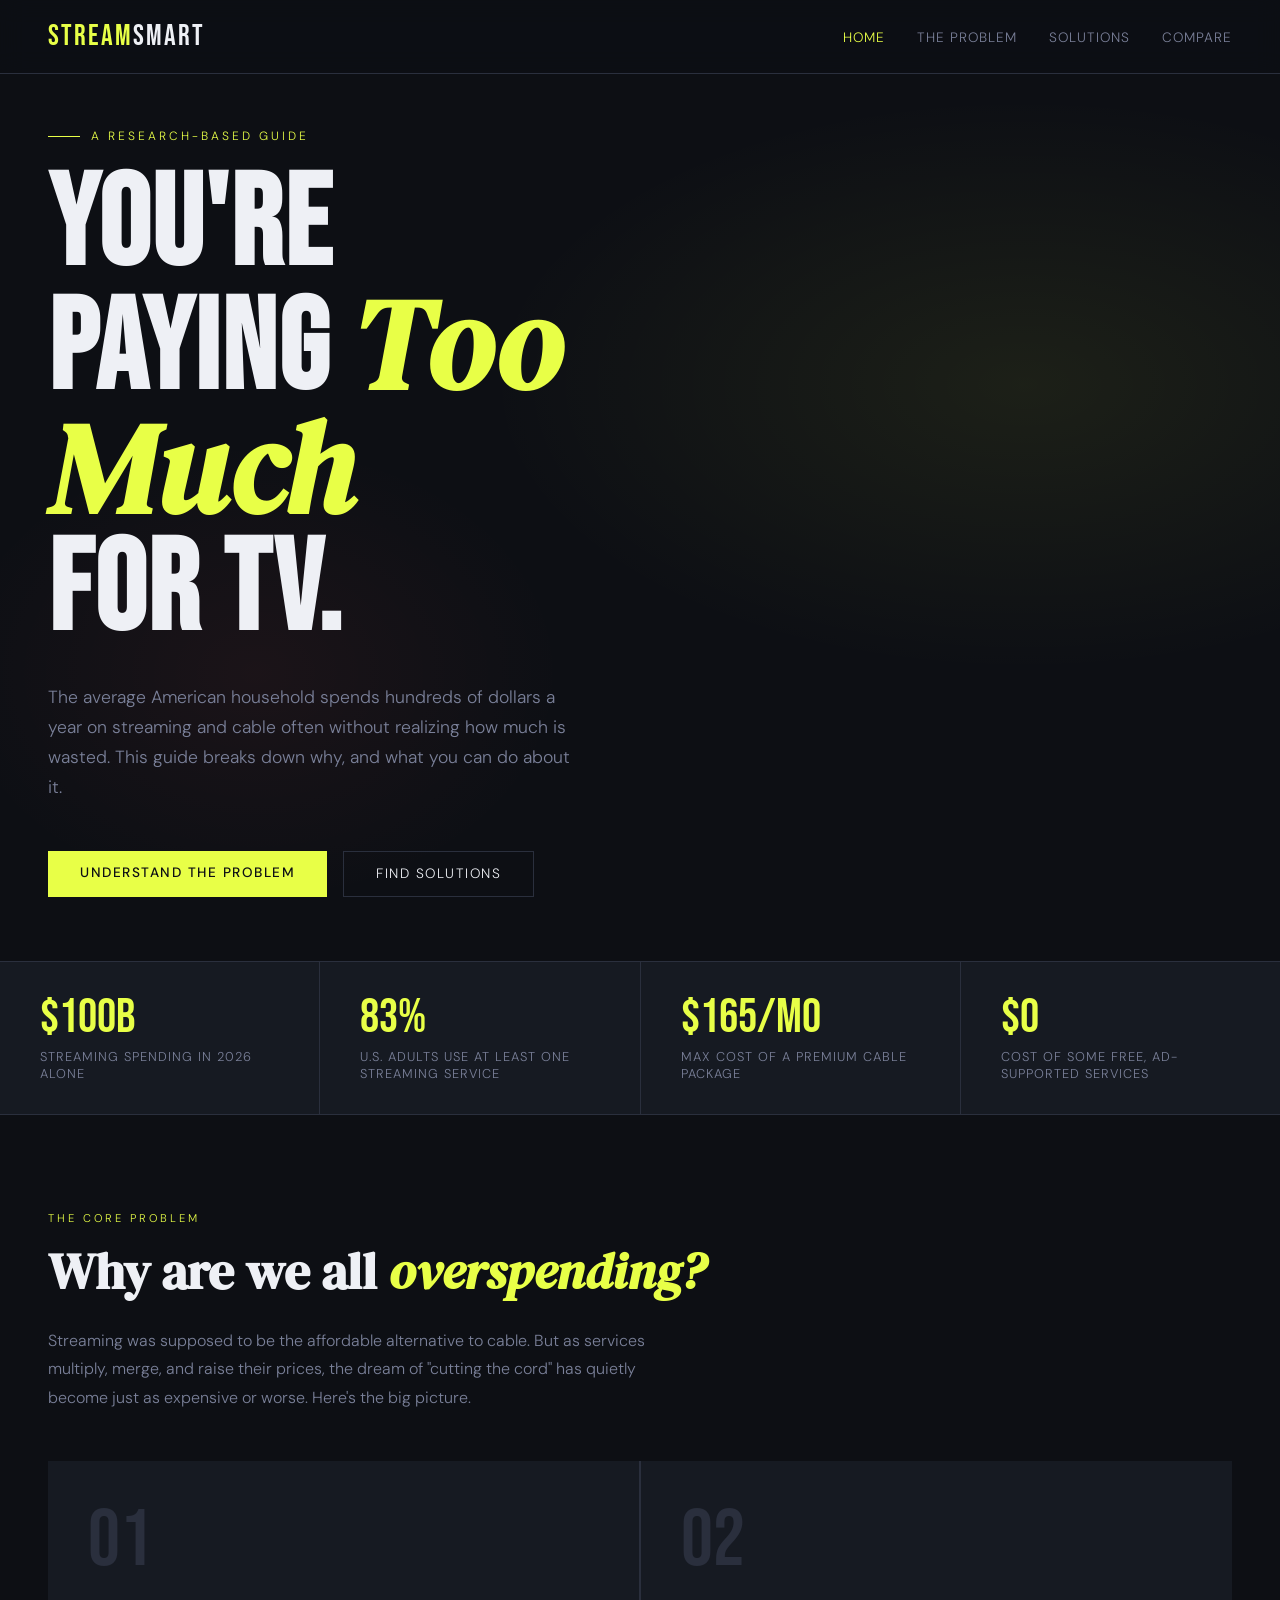
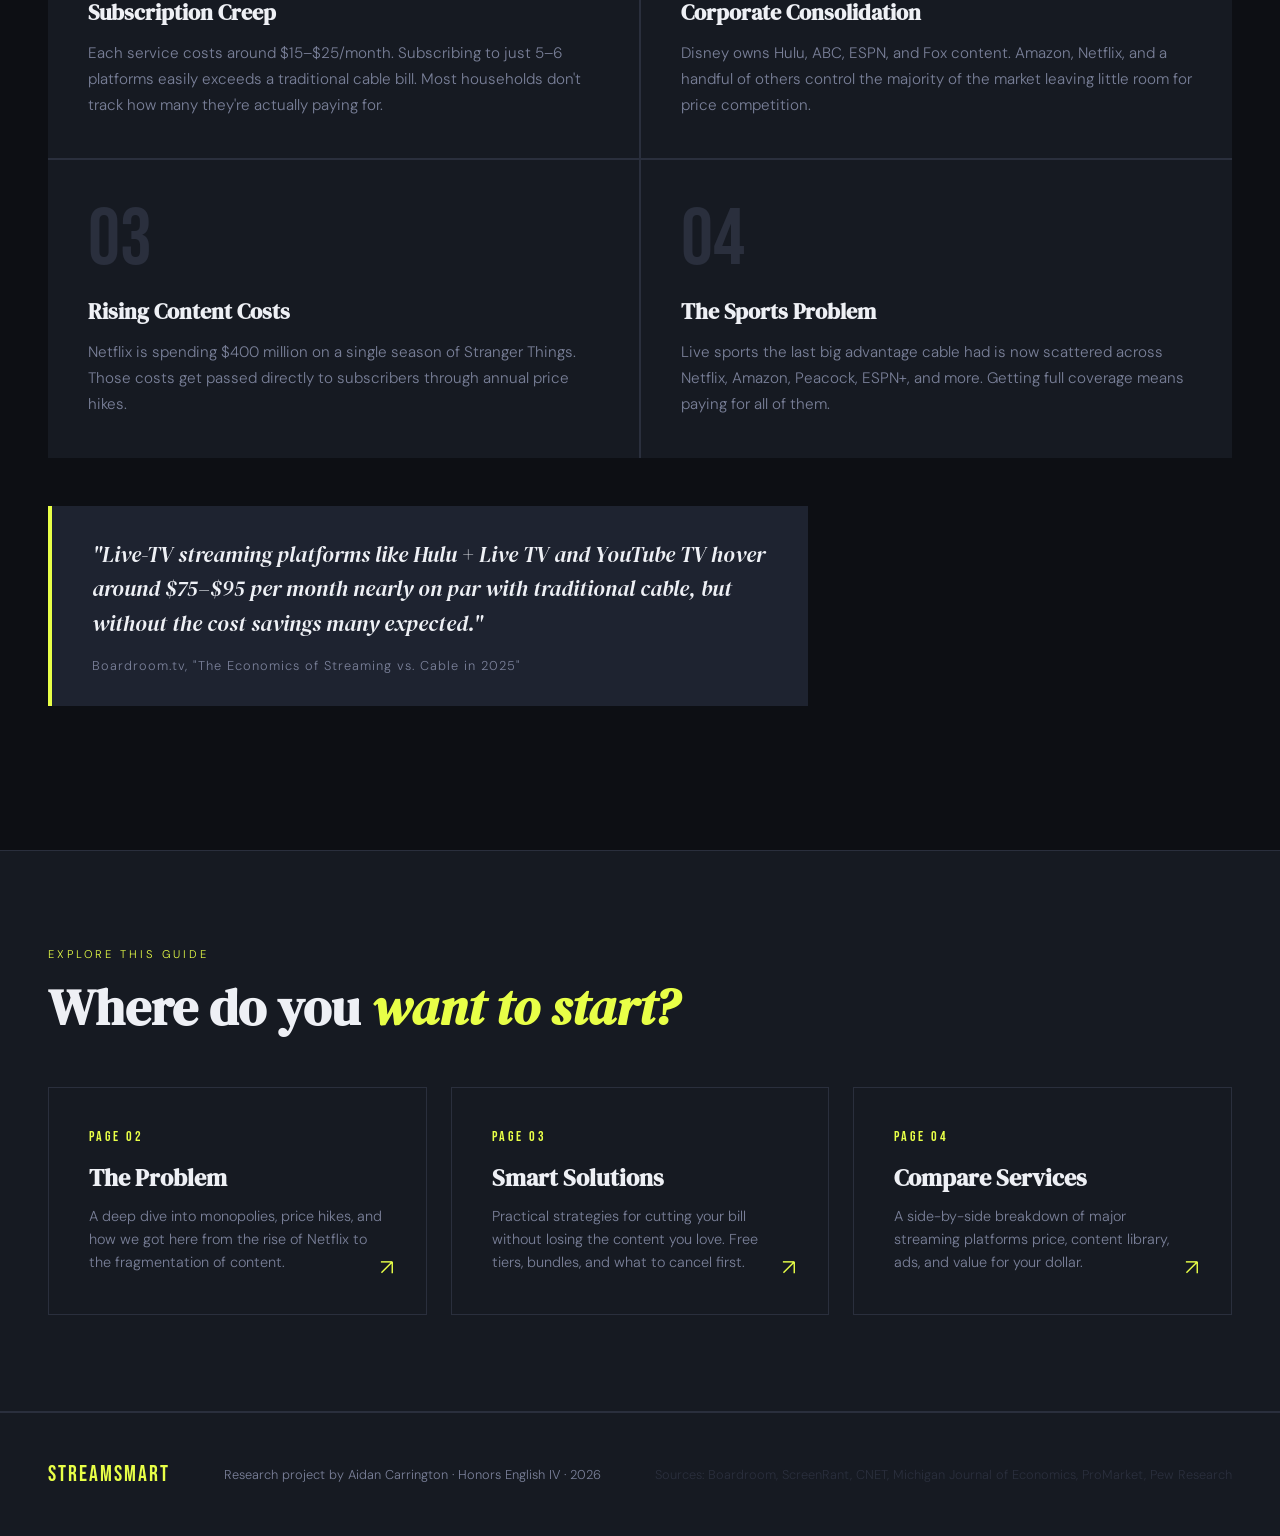
<file: index.html>
<!DOCTYPE html>
<html lang="en">
<head>
  <meta charset="UTF-8" />
  <meta name="viewport" content="width=device-width, initial-scale=1.0"/>
  <title>StreamSmart  Stop Overpaying for TV</title>
  <link rel="preconnect" href="https://fonts.googleapis.com">
  <link href="https://fonts.googleapis.com/css2?family=Bebas+Neue&family=DM+Serif+Display:ital@0;1&family=DM+Sans:wght@300;400;500&display=swap" rel="stylesheet">
  <style>
    :root {
      --bg: #0d0f14;
      --surface: #161a22;
      --card: #1e2330;
      --accent: #e8ff47;
      --accent2: #ff5c5c;
      --text: #eef0f5;
      --muted: #7a8099;
      --border: #2a2f3d;
    }
    *, *::before, *::after { box-sizing: border-box; margin: 0; padding: 0; }
    html { scroll-behavior: smooth; }
    body {
      background: var(--bg);
      color: var(--text);
      font-family: 'DM Sans', sans-serif;
      font-weight: 300;
      overflow-x: hidden;
    }

    /* NAV */
    nav {
      position: fixed; top: 0; left: 0; right: 0; z-index: 100;
      display: flex; align-items: center; justify-content: space-between;
      padding: 1.2rem 3rem;
      background: rgba(13,15,20,0.85);
      backdrop-filter: blur(12px);
      border-bottom: 1px solid var(--border);
    }
    .nav-logo {
      font-family: 'Bebas Neue', sans-serif;
      font-size: 1.8rem;
      letter-spacing: 2px;
      color: var(--accent);
      text-decoration: none;
    }
    .nav-logo span { color: var(--text); }
    nav ul { list-style: none; display: flex; gap: 2rem; }
    nav ul a {
      color: var(--muted); text-decoration: none;
      font-size: 0.85rem; letter-spacing: 1px; text-transform: uppercase;
      transition: color 0.2s;
    }
    nav ul a:hover, nav ul a.active { color: var(--accent); }

    /* HERO */
    .hero {
      min-height: 100vh;
      display: flex; flex-direction: column; justify-content: center;
      padding: 8rem 3rem 4rem;
      position: relative;
      overflow: hidden;
    }
    .hero-bg {
      position: absolute; inset: 0; z-index: 0;
      background:
        radial-gradient(ellipse 70% 50% at 80% 40%, rgba(232,255,71,0.07) 0%, transparent 60%),
        radial-gradient(ellipse 40% 40% at 20% 70%, rgba(255,92,92,0.06) 0%, transparent 60%);
    }
    .hero-tag {
      font-size: 0.75rem; letter-spacing: 3px; text-transform: uppercase;
      color: var(--accent); margin-bottom: 1.5rem;
      display: flex; align-items: center; gap: 0.7rem; position: relative; z-index: 1;
    }
    .hero-tag::before {
      content: ''; display: inline-block; width: 2rem; height: 1px; background: var(--accent);
    }
    .hero h1 {
      font-family: 'Bebas Neue', sans-serif;
      font-size: clamp(4rem, 10vw, 9rem);
      line-height: 0.92;
      letter-spacing: 2px;
      position: relative; z-index: 1;
    }
    .hero h1 em {
      font-family: 'DM Serif Display', serif;
      font-style: italic;
      color: var(--accent);
    }
    .hero-sub {
      max-width: 540px;
      margin-top: 2rem;
      font-size: 1.1rem;
      line-height: 1.7;
      color: var(--muted);
      position: relative; z-index: 1;
    }
    .hero-cta {
      margin-top: 3rem;
      display: flex; gap: 1rem; flex-wrap: wrap;
      position: relative; z-index: 1;
    }
    .btn {
      display: inline-block; padding: 0.85rem 2rem;
      font-family: 'DM Sans', sans-serif; font-size: 0.85rem;
      letter-spacing: 1.5px; text-transform: uppercase;
      text-decoration: none; border: none; cursor: pointer;
      transition: all 0.2s;
    }
    .btn-primary {
      background: var(--accent); color: #0d0f14; font-weight: 500;
    }
    .btn-primary:hover { background: #fff; }
    .btn-outline {
      background: transparent; color: var(--text);
      border: 1px solid var(--border);
    }
    .btn-outline:hover { border-color: var(--accent); color: var(--accent); }

    /* STAT BAR */
    .stat-bar {
      display: flex; flex-wrap: wrap;
      border-top: 1px solid var(--border);
      border-bottom: 1px solid var(--border);
      background: var(--surface);
    }
    .stat-item {
      flex: 1; min-width: 180px;
      padding: 2rem 2.5rem;
      border-right: 1px solid var(--border);
    }
    .stat-item:last-child { border-right: none; }
    .stat-num {
      font-family: 'Bebas Neue', sans-serif;
      font-size: 3rem; color: var(--accent); line-height: 1;
    }
    .stat-label {
      margin-top: 0.4rem; font-size: 0.8rem;
      color: var(--muted); letter-spacing: 1px; text-transform: uppercase;
    }

    /* SECTION */
    section { padding: 6rem 3rem; }
    .section-tag {
      font-size: 0.7rem; letter-spacing: 3px; text-transform: uppercase;
      color: var(--accent); margin-bottom: 1rem;
    }
    h2 {
      font-family: 'DM Serif Display', serif;
      font-size: clamp(2rem, 4vw, 3.2rem);
      line-height: 1.2; margin-bottom: 1.5rem;
    }
    h2 em { font-style: italic; color: var(--accent); }

    /* PROBLEM SECTION */
    .problem-grid {
      display: grid; grid-template-columns: 1fr 1fr;
      gap: 2px; margin-top: 3rem;
      background: var(--border);
    }
    .problem-card {
      background: var(--surface);
      padding: 2.5rem;
      position: relative; overflow: hidden;
    }
    .problem-card::before {
      content: '';
      position: absolute; top: 0; left: 0;
      width: 3px; height: 0;
      background: var(--accent);
      transition: height 0.4s ease;
    }
    .problem-card:hover::before { height: 100%; }
    .problem-num {
      font-family: 'Bebas Neue', sans-serif;
      font-size: 5rem; color: var(--border);
      line-height: 1; margin-bottom: 1rem;
    }
    .problem-card h3 {
      font-family: 'DM Serif Display', serif;
      font-size: 1.4rem; margin-bottom: 0.8rem;
    }
    .problem-card p { color: var(--muted); line-height: 1.7; font-size: 0.95rem; }

    /* QUOTE CALLOUT */
    .callout {
      background: var(--card);
      border-left: 4px solid var(--accent);
      padding: 2rem 2.5rem;
      margin: 3rem 0;
      max-width: 760px;
    }
    .callout blockquote {
      font-family: 'DM Serif Display', serif;
      font-style: italic;
      font-size: 1.35rem;
      line-height: 1.6;
      color: var(--text);
    }
    .callout cite {
      display: block; margin-top: 1rem;
      font-size: 0.8rem; color: var(--muted);
      font-style: normal; letter-spacing: 1px;
    }

    /* NAV CARDS */
    .explore-grid {
      display: grid;
      grid-template-columns: repeat(auto-fit, minmax(260px, 1fr));
      gap: 1.5rem; margin-top: 3rem;
    }
    .explore-card {
      background: var(--surface);
      border: 1px solid var(--border);
      padding: 2.5rem;
      text-decoration: none; color: var(--text);
      position: relative; overflow: hidden;
      transition: border-color 0.3s, transform 0.3s;
      display: block;
    }
    .explore-card:hover {
      border-color: var(--accent);
      transform: translateY(-4px);
    }
    .explore-card .ec-num {
      font-family: 'Bebas Neue', sans-serif;
      font-size: 0.9rem; letter-spacing: 3px;
      color: var(--accent); margin-bottom: 1rem;
    }
    .explore-card h3 {
      font-family: 'DM Serif Display', serif;
      font-size: 1.5rem; margin-bottom: 0.7rem;
    }
    .explore-card p { color: var(--muted); font-size: 0.9rem; line-height: 1.6; }
    .explore-card .arrow {
      position: absolute; bottom: 2rem; right: 2rem;
      font-size: 1.4rem; color: var(--accent);
      transition: transform 0.3s;
    }
    .explore-card:hover .arrow { transform: translate(4px, -4px); }

    /* FOOTER */
    footer {
      background: var(--surface);
      border-top: 1px solid var(--border);
      padding: 3rem;
      display: flex; justify-content: space-between; align-items: center; flex-wrap: wrap; gap: 1rem;
    }
    footer p { color: var(--muted); font-size: 0.8rem; }
    .footer-logo {
      font-family: 'Bebas Neue', sans-serif;
      font-size: 1.4rem; letter-spacing: 2px; color: var(--accent);
    }

    /* ANIMATIONS */
    .fade-in {
      opacity: 0; transform: translateY(24px);
      animation: fadeUp 0.7s ease forwards;
    }
    @keyframes fadeUp {
      to { opacity: 1; transform: translateY(0); }
    }
    .delay-1 { animation-delay: 0.15s; }
    .delay-2 { animation-delay: 0.3s; }
    .delay-3 { animation-delay: 0.45s; }
    .delay-4 { animation-delay: 0.6s; }

    @media (max-width: 768px) {
      nav { padding: 1rem 1.5rem; }
      nav ul { gap: 1rem; }
      .hero { padding: 7rem 1.5rem 3rem; }
      section { padding: 4rem 1.5rem; }
      .problem-grid { grid-template-columns: 1fr; }
      footer { flex-direction: column; text-align: center; }
    }
  </style>
</head>
<body>

<nav>
  <a href="index.html" class="nav-logo">Stream<span>Smart</span></a>
  <ul>
    <li><a href="index.html" class="active">Home</a></li>
    <li><a href="the-problem.html">The Problem</a></li>
    <li><a href="the-solution.html">Solutions</a></li>
    <li><a href="compare.html">Compare</a></li>
  </ul>
</nav>

<section class="hero">
  <div class="hero-bg"></div>
  <p class="hero-tag fade-in">A research-based guide</p>
  <h1 class="fade-in delay-1">You're<br>Paying <em>Too<br>Much</em><br>for TV.</h1>
  <p class="hero-sub fade-in delay-2">
    The average American household spends hundreds of dollars a year on streaming and cable  often without realizing how much is wasted. This guide breaks down why, and what you can do about it.
  </p>
  <div class="hero-cta fade-in delay-3">
    <a href="the-problem.html" class="btn btn-primary">Understand the Problem</a>
    <a href="the-solution.html" class="btn btn-outline">Find Solutions</a>
  </div>
</section>

<div class="stat-bar">
  <div class="stat-item fade-in">
    <div class="stat-num">$100B</div>
    <div class="stat-label">Streaming spending in 2026 alone</div>
  </div>
  <div class="stat-item fade-in delay-1">
    <div class="stat-num">83%</div>
    <div class="stat-label">U.S. adults use at least one streaming service</div>
  </div>
  <div class="stat-item fade-in delay-2">
    <div class="stat-num">$165/mo</div>
    <div class="stat-label">Max cost of a premium cable package</div>
  </div>
  <div class="stat-item fade-in delay-3">
    <div class="stat-num">$0</div>
    <div class="stat-label">Cost of some free, ad-supported services</div>
  </div>
</div>

<section>
  <p class="section-tag">The Core Problem</p>
  <h2>Why are we all <em>overspending?</em></h2>
  <p style="max-width: 620px; color: var(--muted); line-height: 1.8; font-size: 1rem;">
    Streaming was supposed to be the affordable alternative to cable. But as services multiply, merge, and raise their prices, the dream of "cutting the cord" has quietly become just as expensive  or worse. Here's the big picture.
  </p>

  <div class="problem-grid">
    <div class="problem-card">
      <div class="problem-num">01</div>
      <h3>Subscription Creep</h3>
      <p>Each service costs around $15–$25/month. Subscribing to just 5–6 platforms easily exceeds a traditional cable bill. Most households don't track how many they're actually paying for.</p>
    </div>
    <div class="problem-card">
      <div class="problem-num">02</div>
      <h3>Corporate Consolidation</h3>
      <p>Disney owns Hulu, ABC, ESPN, and Fox content. Amazon, Netflix, and a handful of others control the majority of the market  leaving little room for price competition.</p>
    </div>
    <div class="problem-card">
      <div class="problem-num">03</div>
      <h3>Rising Content Costs</h3>
      <p>Netflix is spending $400 million on a single season of Stranger Things. Those costs get passed directly to subscribers through annual price hikes.</p>
    </div>
    <div class="problem-card">
      <div class="problem-num">04</div>
      <h3>The Sports Problem</h3>
      <p>Live sports  the last big advantage cable had  is now scattered across Netflix, Amazon, Peacock, ESPN+, and more. Getting full coverage means paying for all of them.</p>
    </div>
  </div>

  <div class="callout">
    <blockquote>"Live-TV streaming platforms like Hulu + Live TV and YouTube TV hover around $75–$95 per month  nearly on par with traditional cable, but without the cost savings many expected."</blockquote>
    <cite> Boardroom.tv, "The Economics of Streaming vs. Cable in 2025"</cite>
  </div>
</section>

<section style="background: var(--surface); border-top: 1px solid var(--border); border-bottom: 1px solid var(--border);">
  <p class="section-tag">Explore This Guide</p>
  <h2>Where do you <em>want to start?</em></h2>
  <div class="explore-grid">
    <a href="the-problem.html" class="explore-card">
      <div class="ec-num">Page 02</div>
      <h3>The Problem</h3>
      <p>A deep dive into monopolies, price hikes, and how we got here  from the rise of Netflix to the fragmentation of content.</p>
      <span class="arrow">↗</span>
    </a>
    <a href="the-solution.html" class="explore-card">
      <div class="ec-num">Page 03</div>
      <h3>Smart Solutions</h3>
      <p>Practical strategies for cutting your bill without losing the content you love. Free tiers, bundles, and what to cancel first.</p>
      <span class="arrow">↗</span>
    </a>
    <a href="compare.html" class="explore-card">
      <div class="ec-num">Page 04</div>
      <h3>Compare Services</h3>
      <p>A side-by-side breakdown of major streaming platforms  price, content library, ads, and value for your dollar.</p>
      <span class="arrow">↗</span>
    </a>
  </div>
</section>

<footer>
  <div class="footer-logo">StreamSmart</div>
  <p>Research project by Aidan Carrington · Honors English IV · 2026</p>
  <p style="color: var(--border);">Sources: Boardroom, ScreenRant, CNET, Michigan Journal of Economics, ProMarket, Pew Research</p>
</footer>

</body>
</html>
</file>
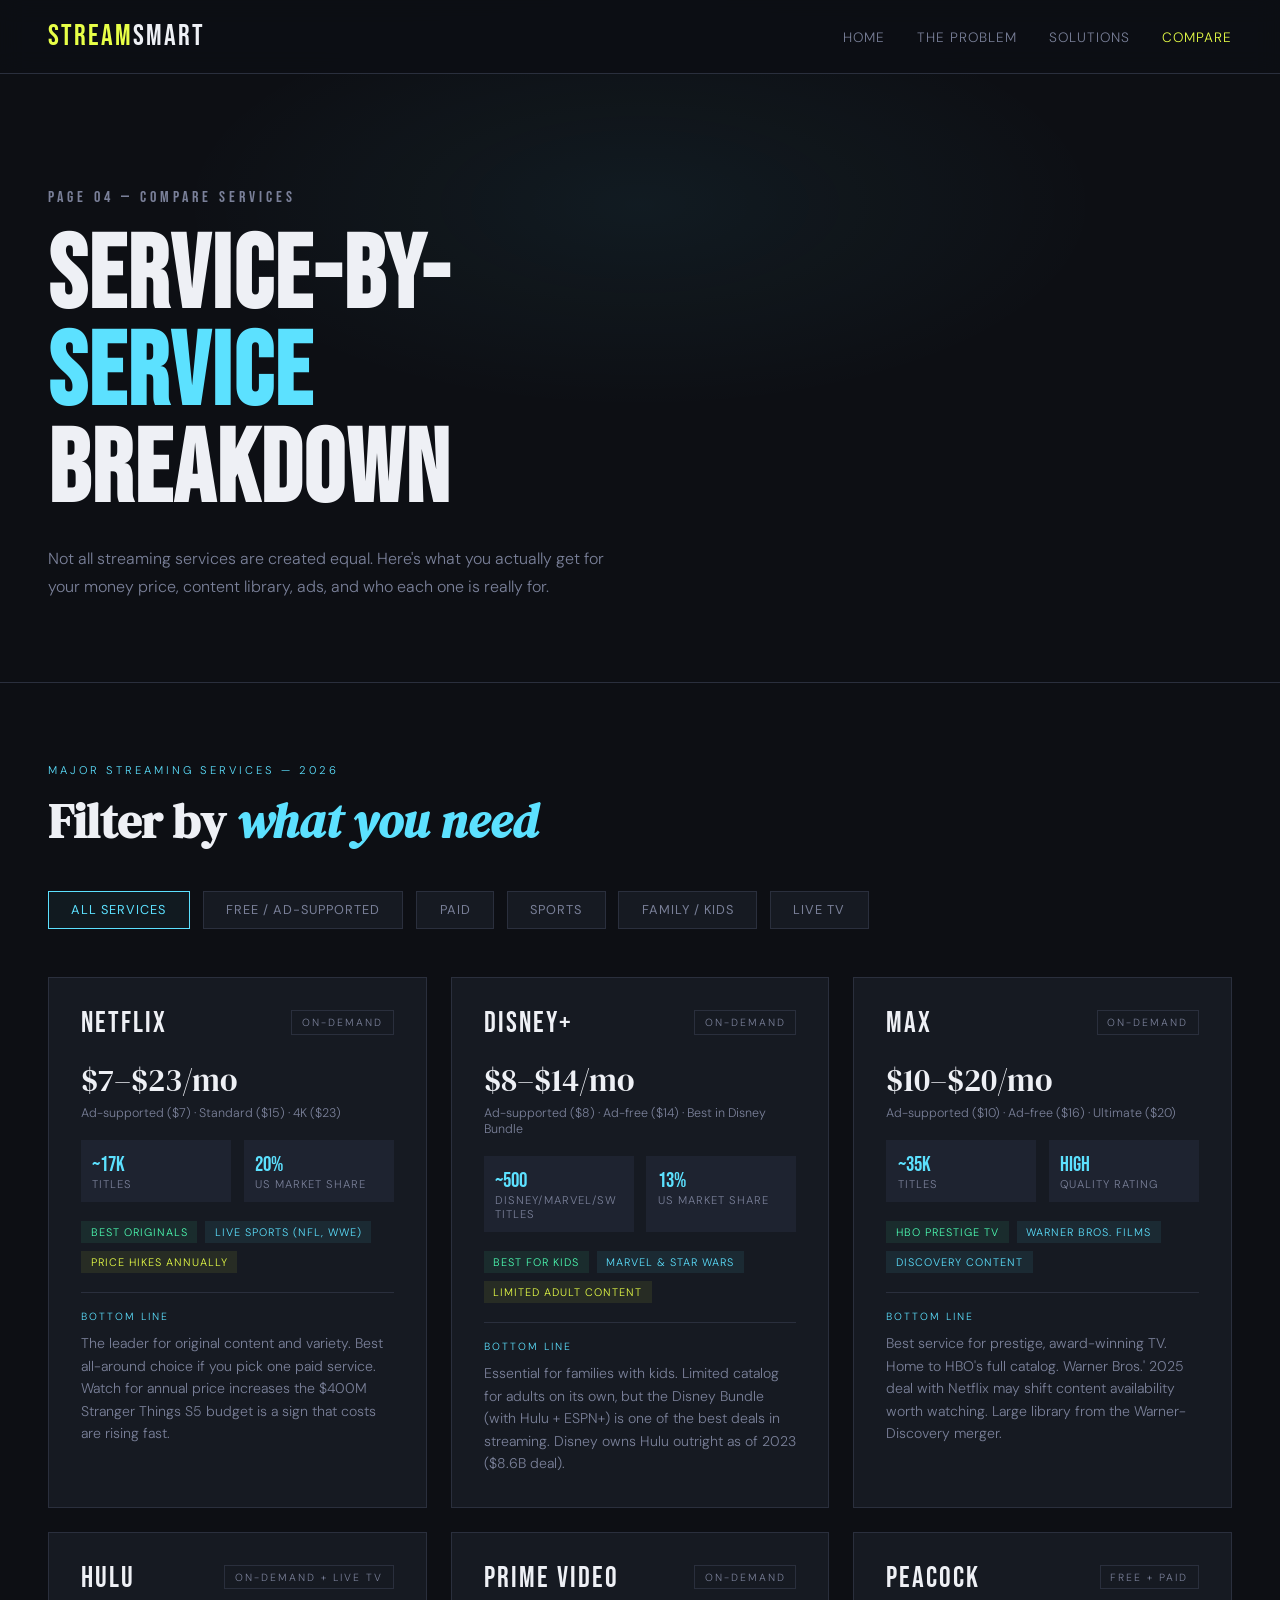
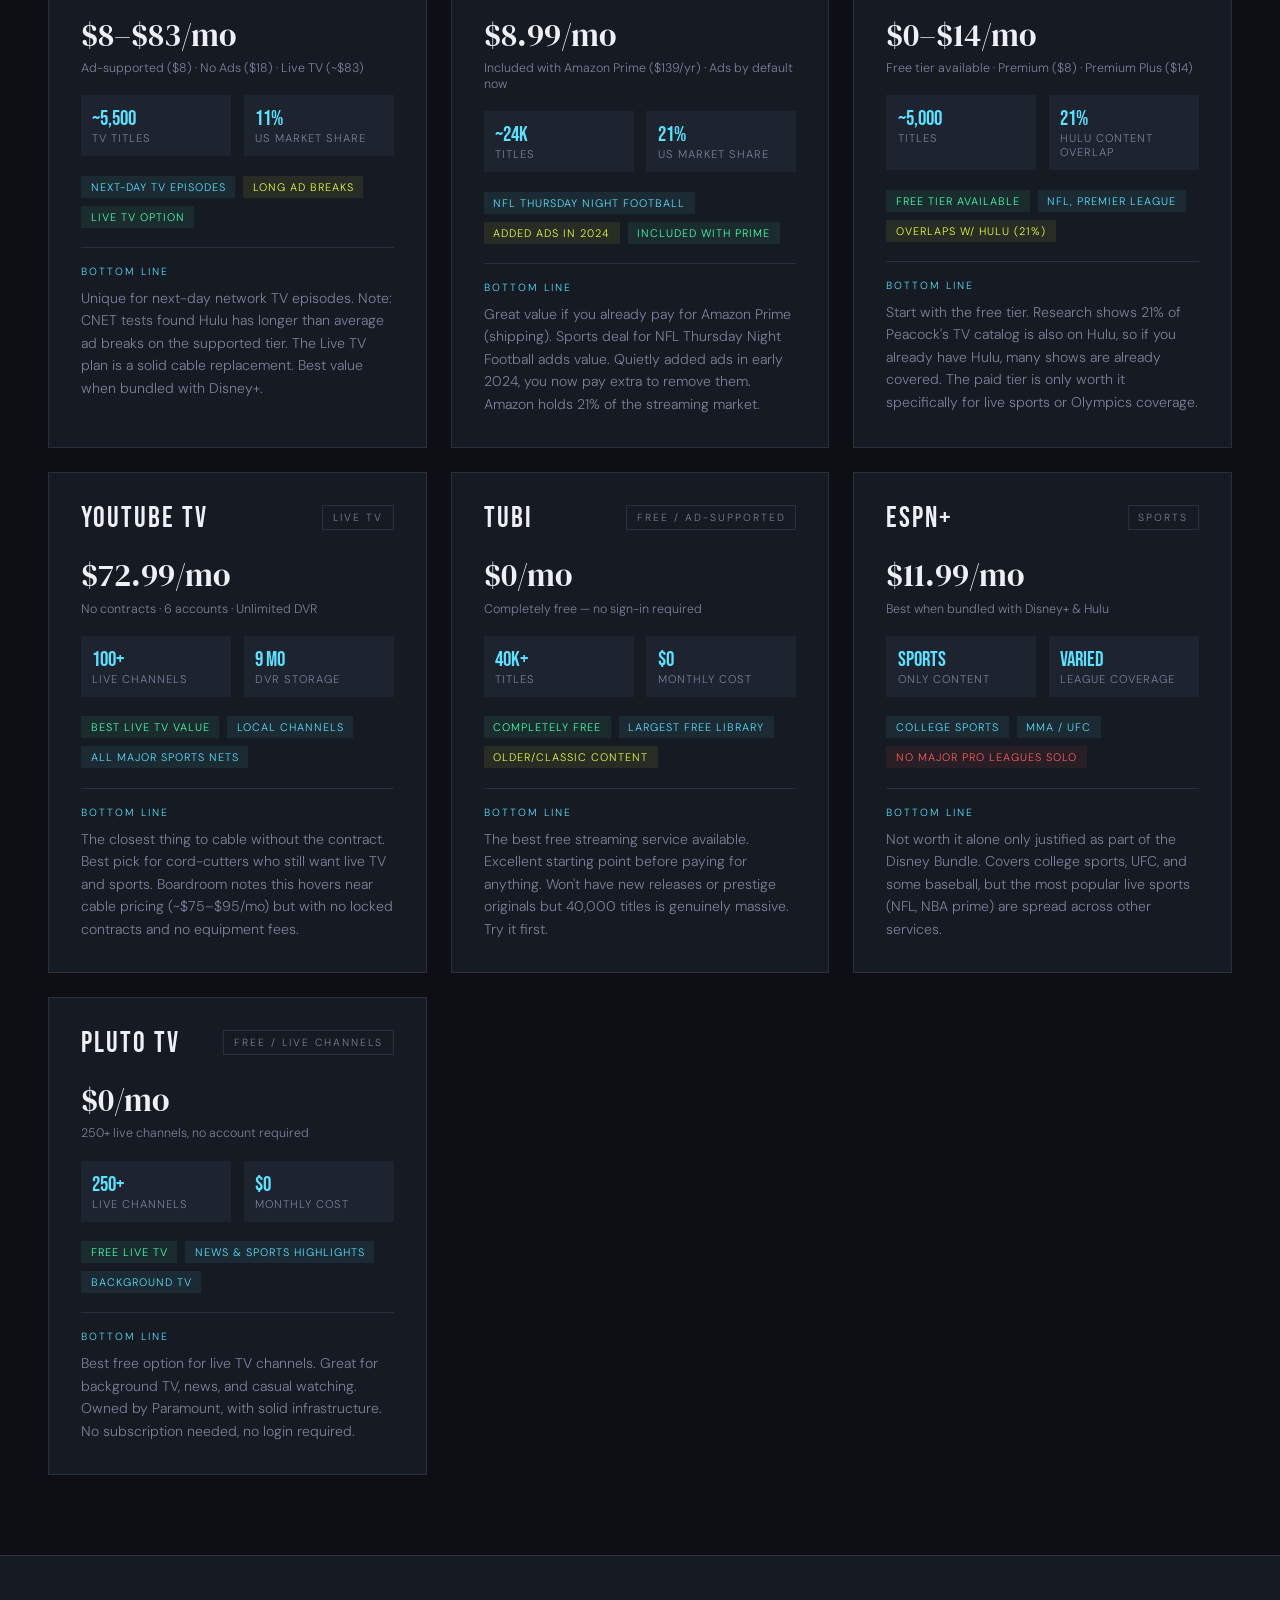
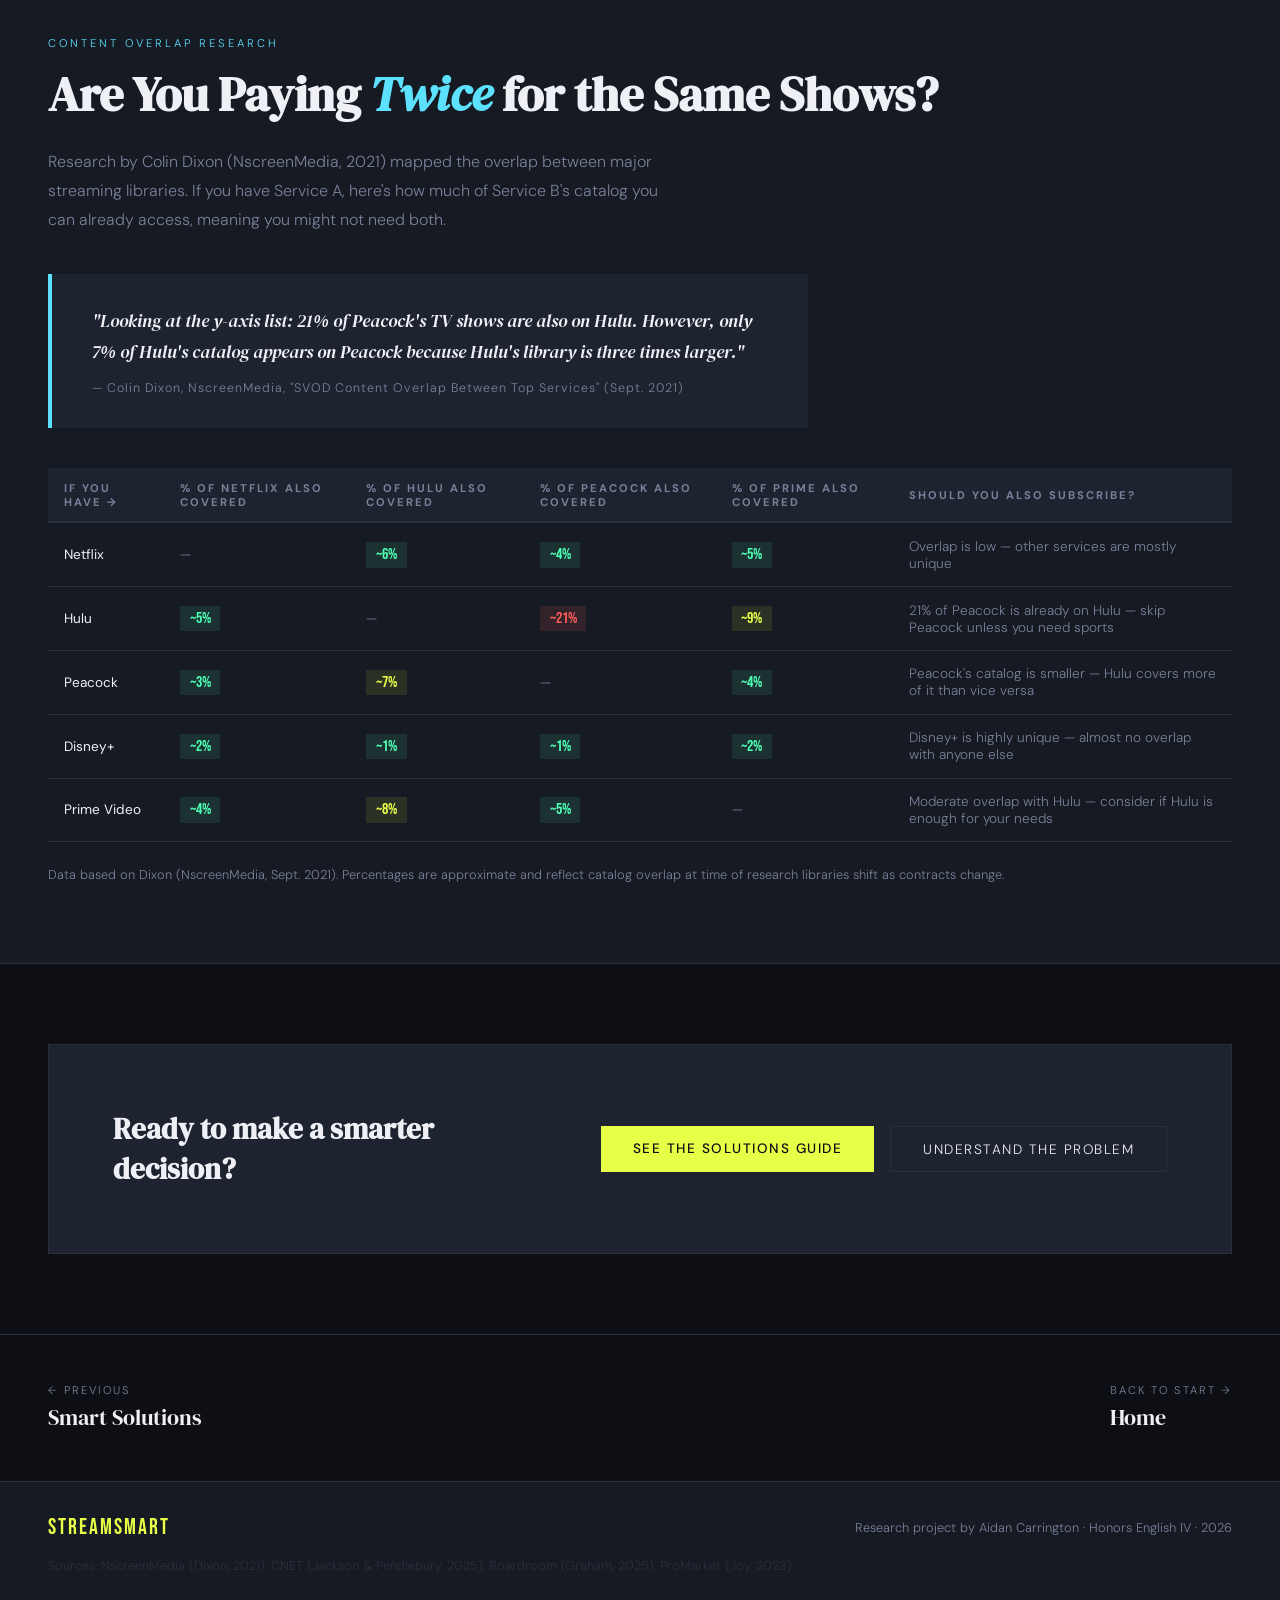
<file: compare.html>
<!DOCTYPE html>
<html lang="en">
<head>
  <meta charset="UTF-8" />
  <meta name="viewport" content="width=device-width, initial-scale=1.0"/>
  <title>Compare Services — StreamSmart</title>
  <link rel="preconnect" href="https://fonts.googleapis.com">
  <link href="https://fonts.googleapis.com/css2?family=Bebas+Neue&family=DM+Serif+Display:ital@0;1&family=DM+Sans:wght@300;400;500&display=swap" rel="stylesheet">
  <style>
    :root {
      --bg: #0d0f14;
      --surface: #161a22;
      --card: #1e2330;
      --accent: #e8ff47;
      --accent2: #ff5c5c;
      --green: #4dffb4;
      --blue: #5ce1ff;
      --text: #eef0f5;
      --muted: #7a8099;
      --border: #2a2f3d;
    }
    *, *::before, *::after { box-sizing: border-box; margin: 0; padding: 0; }
    html { scroll-behavior: smooth; }
    body { background: var(--bg); color: var(--text); font-family: 'DM Sans', sans-serif; font-weight: 300; overflow-x: hidden; }

    nav {
      position: fixed; top: 0; left: 0; right: 0; z-index: 100;
      display: flex; align-items: center; justify-content: space-between;
      padding: 1.2rem 3rem;
      background: rgba(13,15,20,0.9); backdrop-filter: blur(12px);
      border-bottom: 1px solid var(--border);
    }
    .nav-logo { font-family: 'Bebas Neue', sans-serif; font-size: 1.8rem; letter-spacing: 2px; color: var(--accent); text-decoration: none; }
    .nav-logo span { color: var(--text); }
    nav ul { list-style: none; display: flex; gap: 2rem; }
    nav ul a { color: var(--muted); text-decoration: none; font-size: 0.85rem; letter-spacing: 1px; text-transform: uppercase; transition: color 0.2s; }
    nav ul a:hover, nav ul a.active { color: var(--accent); }

    .page-header {
      padding: 10rem 3rem 5rem;
      background: radial-gradient(ellipse 60% 50% at 50% 30%, rgba(92,225,255,0.06) 0%, transparent 60%), var(--bg);
      border-bottom: 1px solid var(--border);
    }
    .page-num { font-family: 'Bebas Neue', sans-serif; font-size: 0.85rem; letter-spacing: 4px; color: var(--blue); margin-bottom: 1rem; }
    .page-header h1 { font-family: 'Bebas Neue', sans-serif; font-size: clamp(3.5rem, 8vw, 7rem); line-height: 0.95; letter-spacing: 2px; }
    .page-header h1 span { color: var(--blue); }
    .page-header p { max-width: 560px; margin-top: 1.5rem; color: var(--muted); font-size: 1rem; line-height: 1.8; }

    section { padding: 5rem 3rem; }
    .section-tag { font-size: 0.7rem; letter-spacing: 3px; text-transform: uppercase; color: var(--blue); margin-bottom: 1rem; }
    h2 { font-family: 'DM Serif Display', serif; font-size: clamp(2rem, 4vw, 3rem); line-height: 1.2; margin-bottom: 1.5rem; }
    h2 em { font-style: italic; color: var(--blue); }

    /* FILTER BAR */
    .filter-bar {
      display: flex; gap: 0.8rem; flex-wrap: wrap;
      margin: 2.5rem 0 3rem;
    }
    .filter-btn {
      padding: 0.6rem 1.4rem; background: var(--surface); border: 1px solid var(--border);
      color: var(--muted); font-family: 'DM Sans', sans-serif; font-size: 0.8rem;
      letter-spacing: 1px; text-transform: uppercase; cursor: pointer;
      transition: all 0.2s;
    }
    .filter-btn:hover, .filter-btn.active { border-color: var(--blue); color: var(--blue); background: rgba(92,225,255,0.05); }

    /* SERVICE CARDS GRID */
    .services-grid {
      display: grid; grid-template-columns: repeat(auto-fill, minmax(300px, 1fr));
      gap: 1.5rem;
    }
    .service-card {
      background: var(--surface); border: 1px solid var(--border);
      padding: 2rem; position: relative;
      transition: border-color 0.3s, transform 0.3s;
    }
    .service-card:hover { border-color: var(--blue); transform: translateY(-3px); }
    .service-card.hidden { display: none; }

    .s-header { display: flex; justify-content: space-between; align-items: flex-start; margin-bottom: 1.2rem; }
    .s-name { font-family: 'Bebas Neue', sans-serif; font-size: 1.8rem; letter-spacing: 2px; line-height: 1; }
    .s-type {
      font-size: 0.65rem; letter-spacing: 2px; text-transform: uppercase;
      padding: 0.3rem 0.6rem; border: 1px solid var(--border); color: var(--muted);
      white-space: nowrap;
    }
    .s-price { font-family: 'DM Serif Display', serif; font-size: 2rem; color: var(--text); margin-bottom: 0.2rem; }
    .s-price-note { font-size: 0.78rem; color: var(--muted); margin-bottom: 1.2rem; }

    .s-stats { display: grid; grid-template-columns: 1fr 1fr; gap: 0.8rem; margin-bottom: 1.2rem; }
    .s-stat { background: var(--card); padding: 0.7rem; }
    .s-stat-val { font-family: 'Bebas Neue', sans-serif; font-size: 1.3rem; color: var(--blue); }
    .s-stat-label { font-size: 0.7rem; color: var(--muted); text-transform: uppercase; letter-spacing: 1px; }

    .s-tags { display: flex; flex-wrap: wrap; gap: 0.5rem; margin-bottom: 1.2rem; }
    .s-tag {
      font-size: 0.68rem; letter-spacing: 1px; text-transform: uppercase;
      padding: 0.25rem 0.6rem; background: rgba(92,225,255,0.08); color: var(--blue);
    }
    .s-tag.red { background: rgba(255,92,92,0.08); color: var(--accent2); }
    .s-tag.yellow { background: rgba(232,255,71,0.08); color: var(--accent); }
    .s-tag.green { background: rgba(77,255,180,0.08); color: var(--green); }

    .s-verdict { padding-top: 1rem; border-top: 1px solid var(--border); font-size: 0.88rem; color: var(--muted); line-height: 1.6; }
    .verdict-label { font-size: 0.65rem; letter-spacing: 2px; text-transform: uppercase; color: var(--blue); display: block; margin-bottom: 0.4rem; }

    /* SCORE */
    .s-score {
      position: absolute; top: 1.5rem; right: 1.5rem;
      width: 48px; height: 48px; border-radius: 50%;
      display: flex; align-items: center; justify-content: center;
      font-family: 'Bebas Neue', sans-serif; font-size: 1.3rem;
    }
    .score-a { background: rgba(77,255,180,0.2); color: var(--green); border: 1px solid var(--green); }
    .score-b { background: rgba(92,225,255,0.15); color: var(--blue); border: 1px solid var(--blue); }
    .score-c { background: rgba(232,255,71,0.12); color: var(--accent); border: 1px solid var(--accent); }
    .score-d { background: rgba(255,92,92,0.12); color: var(--accent2); border: 1px solid var(--accent2); }

    /* OVERLAP TABLE */
    .overlap-section { background: var(--surface); border-top: 1px solid var(--border); border-bottom: 1px solid var(--border); padding: 5rem 3rem; }
    .overlap-note { max-width: 620px; color: var(--muted); line-height: 1.8; margin-bottom: 2.5rem; }
    .overlap-table-wrap { overflow-x: auto; }
    table { width: 100%; border-collapse: collapse; font-size: 0.85rem; }
    thead th {
      text-align: left; padding: 0.8rem 1rem;
      font-size: 0.7rem; letter-spacing: 2px; text-transform: uppercase;
      color: var(--muted); border-bottom: 2px solid var(--border);
      background: var(--card);
    }
    tbody tr { border-bottom: 1px solid var(--border); transition: background 0.2s; }
    tbody tr:hover { background: rgba(92,225,255,0.04); }
    tbody td { padding: 0.9rem 1rem; color: var(--muted); vertical-align: middle; }
    tbody td:first-child { color: var(--text); font-weight: 400; }
    .overlap-pct {
      display: inline-block; padding: 0.2rem 0.6rem;
      font-family: 'Bebas Neue', sans-serif; font-size: 1rem;
    }
    .pct-high { background: rgba(255,92,92,0.12); color: var(--accent2); }
    .pct-mid  { background: rgba(232,255,71,0.1); color: var(--accent); }
    .pct-low  { background: rgba(77,255,180,0.1); color: var(--green); }

    .callout { background: var(--card); border-left: 4px solid var(--blue); padding: 2rem 2.5rem; margin: 2.5rem 0; max-width: 760px; }
    .callout blockquote { font-family: 'DM Serif Display', serif; font-style: italic; font-size: 1.15rem; line-height: 1.65; color: var(--text); }
    .callout cite { display: block; margin-top: 0.8rem; font-size: 0.78rem; color: var(--muted); font-style: normal; letter-spacing: 1px; }

    /* BOTTOM CTA */
    .cta-section {
      background: var(--card); border: 1px solid var(--border);
      padding: 4rem; margin: 5rem 3rem;
      display: flex; justify-content: space-between; align-items: center; flex-wrap: wrap; gap: 2rem;
    }
    .cta-section h3 { font-family: 'DM Serif Display', serif; font-size: 1.8rem; max-width: 400px; }
    .btn { display: inline-block; padding: 0.85rem 2rem; font-family: 'DM Sans', sans-serif; font-size: 0.85rem; letter-spacing: 1.5px; text-transform: uppercase; text-decoration: none; border: none; cursor: pointer; transition: all 0.2s; }
    .btn-primary { background: var(--accent); color: #0d0f14; font-weight: 500; }
    .btn-primary:hover { background: #fff; }
    .btn-outline { background: transparent; color: var(--text); border: 1px solid var(--border); }
    .btn-outline:hover { border-color: var(--accent); color: var(--accent); }

    .page-nav { display: flex; justify-content: space-between; flex-wrap: wrap; gap: 1rem; padding: 3rem; border-top: 1px solid var(--border); }
    .page-nav a { display: flex; flex-direction: column; gap: 0.3rem; text-decoration: none; color: var(--text); transition: color 0.2s; }
    .page-nav a:hover { color: var(--accent); }
    .page-nav .dir { font-size: 0.7rem; letter-spacing: 2px; text-transform: uppercase; color: var(--muted); }
    .page-nav .title { font-family: 'DM Serif Display', serif; font-size: 1.4rem; }

    footer { background: var(--surface); border-top: 1px solid var(--border); padding: 2rem 3rem; display: flex; justify-content: space-between; align-items: center; flex-wrap: wrap; gap: 1rem; }
    footer p { color: var(--muted); font-size: 0.8rem; }
    .footer-logo { font-family: 'Bebas Neue', sans-serif; font-size: 1.4rem; letter-spacing: 2px; color: var(--accent); }

    @media (max-width: 768px) {
      nav { padding: 1rem 1.5rem; }
      nav ul { gap: 1rem; }
      .page-header, section, .overlap-section { padding: 4rem 1.5rem; }
      .page-header { padding-top: 7rem; }
      .cta-section { margin: 3rem 1.5rem; padding: 2.5rem; }
    }
  </style>
</head>
<body>

<nav>
  <a href="index.html" class="nav-logo">Stream<span>Smart</span></a>
  <ul>
    <li><a href="index.html">Home</a></li>
    <li><a href="the-problem.html">The Problem</a></li>
    <li><a href="the-solution.html">Solutions</a></li>
    <li><a href="compare.html" class="active">Compare</a></li>
  </ul>
</nav>

<div class="page-header">
  <p class="page-num">Page 04 — Compare Services</p>
  <h1>Service-by-<br><span>Service</span><br>Breakdown</h1>
  <p>Not all streaming services are created equal. Here's what you actually get for your money price, content library, ads, and who each one is really for. </p>
</div>

<section>
  <p class="section-tag">Major Streaming Services — 2026</p>
  <h2>Filter by <em>what you need</em></h2>

  <div class="filter-bar">
    <button class="filter-btn active" onclick="filterCards('all', this)">All Services</button>
    <button class="filter-btn" onclick="filterCards('free', this)">Free / Ad-Supported</button>
    <button class="filter-btn" onclick="filterCards('paid', this)">Paid</button>
    <button class="filter-btn" onclick="filterCards('sports', this)">Sports</button>
    <button class="filter-btn" onclick="filterCards('kids', this)">Family / Kids</button>
    <button class="filter-btn" onclick="filterCards('live', this)">Live TV</button>
  </div>

  <div class="services-grid" id="services-grid">

    <!-- NETFLIX -->
    <div class="service-card" data-tags="paid">
      
      <div class="s-header">
        <div class="s-name">Netflix</div>
        <div class="s-type">On-Demand</div>
      </div>
      <div class="s-price">$7–$23/mo</div>
      <div class="s-price-note">Ad-supported ($7) · Standard ($15) · 4K ($23)</div>
      <div class="s-stats">
        <div class="s-stat"><div class="s-stat-val">~17K</div><div class="s-stat-label">Titles</div></div>
        <div class="s-stat"><div class="s-stat-val">20%</div><div class="s-stat-label">US Market Share</div></div>
      </div>
      <div class="s-tags">
        <span class="s-tag green">Best Originals</span>
        <span class="s-tag">Live Sports (NFL, WWE)</span>
        <span class="s-tag yellow">Price Hikes Annually</span>
      </div>
      <div class="s-verdict">
        <span class="verdict-label">Bottom Line</span>
        The leader for original content and variety. Best all-around choice if you pick one paid service. Watch for annual price increases the $400M Stranger Things S5 budget is a sign that costs are rising fast.
      </div>
    </div>

    <!-- DISNEY+ -->
    <div class="service-card" data-tags="paid kids">
      
      <div class="s-header">
        <div class="s-name">Disney+</div>
        <div class="s-type">On-Demand</div>
      </div>
      <div class="s-price">$8–$14/mo</div>
      <div class="s-price-note">Ad-supported ($8) · Ad-free ($14) · Best in Disney Bundle</div>
      <div class="s-stats">
        <div class="s-stat"><div class="s-stat-val">~500</div><div class="s-stat-label">Disney/Marvel/SW Titles</div></div>
        <div class="s-stat"><div class="s-stat-val">13%</div><div class="s-stat-label">US Market Share</div></div>
      </div>
      <div class="s-tags">
        <span class="s-tag kids green">Best for Kids</span>
        <span class="s-tag">Marvel & Star Wars</span>
        <span class="s-tag yellow">Limited Adult Content</span>
      </div>
      <div class="s-verdict">
        <span class="verdict-label">Bottom Line</span>
        Essential for families with kids. Limited catalog for adults on its own, but the Disney Bundle (with Hulu + ESPN+) is one of the best deals in streaming. Disney owns Hulu outright as of 2023 ($8.6B deal).
      </div>
    </div>

    <!-- MAX (HBO) -->
    <div class="service-card" data-tags="paid">
      
      <div class="s-header">
        <div class="s-name">Max</div>
        <div class="s-type">On-Demand</div>
      </div>
      <div class="s-price">$10–$20/mo</div>
      <div class="s-price-note">Ad-supported ($10) · Ad-free ($16) · Ultimate ($20)</div>
      <div class="s-stats">
        <div class="s-stat"><div class="s-stat-val">~35K</div><div class="s-stat-label">Titles</div></div>
        <div class="s-stat"><div class="s-stat-val">High</div><div class="s-stat-label">Quality Rating</div></div>
      </div>
      <div class="s-tags">
        <span class="s-tag green">HBO Prestige TV</span>
        <span class="s-tag">Warner Bros. Films</span>
        <span class="s-tag">Discovery Content</span>
      </div>
      <div class="s-verdict">
        <span class="verdict-label">Bottom Line</span>
        Best service for prestige, award-winning TV. Home to HBO's full catalog. Warner Bros.' 2025 deal with Netflix may shift content availability worth watching. Large library from the Warner-Discovery merger.
      </div>
    </div>

    <!-- HULU -->
    <div class="service-card" data-tags="paid live kids">
      
      <div class="s-header">
        <div class="s-name">Hulu</div>
        <div class="s-type">On-Demand + Live TV</div>
      </div>
      <div class="s-price">$8–$83/mo</div>
      <div class="s-price-note">Ad-supported ($8) · No Ads ($18) · Live TV (~$83)</div>
      <div class="s-stats">
        <div class="s-stat"><div class="s-stat-val">~5,500</div><div class="s-stat-label">TV Titles</div></div>
        <div class="s-stat"><div class="s-stat-val">11%</div><div class="s-stat-label">US Market Share</div></div>
      </div>
      <div class="s-tags">
        <span class="s-tag">Next-Day TV Episodes</span>
        <span class="s-tag yellow">Long Ad Breaks</span>
        <span class="s-tag green">Live TV Option</span>
      </div>
      <div class="s-verdict">
        <span class="verdict-label">Bottom Line</span>
        Unique for next-day network TV episodes. Note: CNET tests found Hulu has longer than average ad breaks on the supported tier. The Live TV plan is a solid cable replacement. Best value when bundled with Disney+.
      </div>
    </div>

    <!-- AMAZON PRIME VIDEO -->
    <div class="service-card" data-tags="paid sports">
      
      <div class="s-header">
        <div class="s-name">Prime Video</div>
        <div class="s-type">On-Demand</div>
      </div>
      <div class="s-price">$8.99/mo</div>
      <div class="s-price-note">Included with Amazon Prime ($139/yr) · Ads by default now</div>
      <div class="s-stats">
        <div class="s-stat"><div class="s-stat-val">~24K</div><div class="s-stat-label">Titles</div></div>
        <div class="s-stat"><div class="s-stat-val">21%</div><div class="s-stat-label">US Market Share</div></div>
      </div>
      <div class="s-tags">
        <span class="s-tag">NFL Thursday Night Football</span>
        <span class="s-tag yellow">Added Ads in 2024</span>
        <span class="s-tag green">Included with Prime</span>
      </div>
      <div class="s-verdict">
        <span class="verdict-label">Bottom Line</span>
        Great value if you already pay for Amazon Prime (shipping). Sports deal for NFL Thursday Night Football adds value. Quietly added ads in early 2024, you now pay extra to remove them. Amazon holds 21% of the streaming market.
      </div>
    </div>

    <!-- PEACOCK -->
    <div class="service-card" data-tags="paid free sports">
      
      <div class="s-header">
        <div class="s-name">Peacock</div>
        <div class="s-type">Free + Paid</div>
      </div>
      <div class="s-price">$0–$14/mo</div>
      <div class="s-price-note">Free tier available · Premium ($8) · Premium Plus ($14)</div>
      <div class="s-stats">
        <div class="s-stat"><div class="s-stat-val">~5,000</div><div class="s-stat-label">Titles</div></div>
        <div class="s-stat"><div class="s-stat-val">21%</div><div class="s-stat-label">Hulu Content Overlap</div></div>
      </div>
      <div class="s-tags">
        <span class="s-tag green">Free Tier Available</span>
        <span class="s-tag">NFL, Premier League</span>
        <span class="s-tag yellow">Overlaps w/ Hulu (21%)</span>
      </div>
      <div class="s-verdict">
        <span class="verdict-label">Bottom Line</span>
        Start with the free tier. Research shows 21% of Peacock's TV catalog is also on Hulu, so if you already have Hulu, many shows are already covered. The paid tier is only worth it specifically for live sports or Olympics coverage.
      </div>
    </div>

    <!-- YOUTUBE TV -->
    <div class="service-card" data-tags="paid live sports">
      
      <div class="s-header">
        <div class="s-name">YouTube TV</div>
        <div class="s-type">Live TV</div>
      </div>
      <div class="s-price">$72.99/mo</div>
      <div class="s-price-note">No contracts · 6 accounts · Unlimited DVR</div>
      <div class="s-stats">
        <div class="s-stat"><div class="s-stat-val">100+</div><div class="s-stat-label">Live Channels</div></div>
        <div class="s-stat"><div class="s-stat-val">9 mo</div><div class="s-stat-label">DVR Storage</div></div>
      </div>
      <div class="s-tags">
        <span class="s-tag green">Best Live TV Value</span>
        <span class="s-tag">Local Channels</span>
        <span class="s-tag">All Major Sports Nets</span>
      </div>
      <div class="s-verdict">
        <span class="verdict-label">Bottom Line</span>
        The closest thing to cable without the contract. Best pick for cord-cutters who still want live TV and sports. Boardroom notes this hovers near cable pricing (~$75–$95/mo) but with no locked contracts and no equipment fees.
      </div>
    </div>

    <!-- TUBI -->
    <div class="service-card" data-tags="free">
      
      <div class="s-header">
        <div class="s-name">Tubi</div>
        <div class="s-type">Free / Ad-Supported</div>
      </div>
      <div class="s-price">$0/mo</div>
      <div class="s-price-note">Completely free — no sign-in required</div>
      <div class="s-stats">
        <div class="s-stat"><div class="s-stat-val">40K+</div><div class="s-stat-label">Titles</div></div>
        <div class="s-stat"><div class="s-stat-val">$0</div><div class="s-stat-label">Monthly Cost</div></div>
      </div>
      <div class="s-tags">
        <span class="s-tag green">Completely Free</span>
        <span class="s-tag">Largest Free Library</span>
        <span class="s-tag yellow">Older/Classic Content</span>
      </div>
      <div class="s-verdict">
        <span class="verdict-label">Bottom Line</span>
        The best free streaming service available. Excellent starting point before paying for anything. Won't have new releases or prestige originals but 40,000 titles is genuinely massive. Try it first.
      </div>
    </div>

    <!-- ESPN+ -->
    <div class="service-card" data-tags="paid sports">
      
      <div class="s-header">
        <div class="s-name">ESPN+</div>
        <div class="s-type">Sports</div>
      </div>
      <div class="s-price">$11.99/mo</div>
      <div class="s-price-note">Best when bundled with Disney+ &amp; Hulu</div>
      <div class="s-stats">
        <div class="s-stat"><div class="s-stat-val">Sports</div><div class="s-stat-label">Only Content</div></div>
        <div class="s-stat"><div class="s-stat-val">Varied</div><div class="s-stat-label">League Coverage</div></div>
      </div>
      <div class="s-tags">
        <span class="s-tag">College Sports</span>
        <span class="s-tag">MMA / UFC</span>
        <span class="s-tag red">No Major Pro Leagues Solo</span>
      </div>
      <div class="s-verdict">
        <span class="verdict-label">Bottom Line</span>
        Not worth it alone only justified as part of the Disney Bundle. Covers college sports, UFC, and some baseball, but the most popular live sports (NFL, NBA prime) are spread across other services.
      </div>
    </div>

    <!-- PLUTO TV -->
    <div class="service-card" data-tags="free live">
      
      <div class="s-header">
        <div class="s-name">Pluto TV</div>
        <div class="s-type">Free / Live Channels</div>
      </div>
      <div class="s-price">$0/mo</div>
      <div class="s-price-note">250+ live channels, no account required</div>
      <div class="s-stats">
        <div class="s-stat"><div class="s-stat-val">250+</div><div class="s-stat-label">Live Channels</div></div>
        <div class="s-stat"><div class="s-stat-val">$0</div><div class="s-stat-label">Monthly Cost</div></div>
      </div>
      <div class="s-tags">
        <span class="s-tag green">Free Live TV</span>
        <span class="s-tag">News &amp; Sports Highlights</span>
        <span class="s-tag">Background TV</span>
      </div>
      <div class="s-verdict">
        <span class="verdict-label">Bottom Line</span>
        Best free option for live TV channels. Great for background TV, news, and casual watching. Owned by Paramount, with solid infrastructure. No subscription needed, no login required.
      </div>
    </div>

  </div>
</section>

<!-- OVERLAP TABLE -->
<div class="overlap-section">
  <p class="section-tag">Content Overlap Research</p>
  <h2>Are You Paying <em>Twice</em> for the Same Shows?</h2>
  <p class="overlap-note">
    Research by Colin Dixon (NscreenMedia, 2021) mapped the overlap between major streaming libraries. If you have Service A, here's how much of Service B's catalog you can already access, meaning you might not need both.
  </p>

  <div class="callout">
    <blockquote>"Looking at the y-axis list: 21% of Peacock's TV shows are also on Hulu. However, only 7% of Hulu's catalog appears on Peacock because Hulu's library is three times larger."</blockquote>
    <cite>— Colin Dixon, NscreenMedia, "SVOD Content Overlap Between Top Services" (Sept. 2021)</cite>
  </div>

  <div class="overlap-table-wrap">
    <table>
      <thead>
        <tr>
          <th>If You Have →</th>
          <th>% of Netflix Also Covered</th>
          <th>% of Hulu Also Covered</th>
          <th>% of Peacock Also Covered</th>
          <th>% of Prime Also Covered</th>
          <th>Should You Also Subscribe?</th>
        </tr>
      </thead>
      <tbody>
        <tr>
          <td>Netflix</td>
          <td>—</td>
          <td><span class="overlap-pct pct-low">~6%</span></td>
          <td><span class="overlap-pct pct-low">~4%</span></td>
          <td><span class="overlap-pct pct-low">~5%</span></td>
          <td>Overlap is low — other services are mostly unique</td>
        </tr>
        <tr>
          <td>Hulu</td>
          <td><span class="overlap-pct pct-low">~5%</span></td>
          <td>—</td>
          <td><span class="overlap-pct pct-high">~21%</span></td>
          <td><span class="overlap-pct pct-mid">~9%</span></td>
          <td>21% of Peacock is already on Hulu — skip Peacock unless you need sports</td>
        </tr>
        <tr>
          <td>Peacock</td>
          <td><span class="overlap-pct pct-low">~3%</span></td>
          <td><span class="overlap-pct pct-mid">~7%</span></td>
          <td>—</td>
          <td><span class="overlap-pct pct-low">~4%</span></td>
          <td>Peacock's catalog is smaller — Hulu covers more of it than vice versa</td>
        </tr>
        <tr>
          <td>Disney+</td>
          <td><span class="overlap-pct pct-low">~2%</span></td>
          <td><span class="overlap-pct pct-low">~1%</span></td>
          <td><span class="overlap-pct pct-low">~1%</span></td>
          <td><span class="overlap-pct pct-low">~2%</span></td>
          <td>Disney+ is highly unique — almost no overlap with anyone else</td>
        </tr>
        <tr>
          <td>Prime Video</td>
          <td><span class="overlap-pct pct-low">~4%</span></td>
          <td><span class="overlap-pct pct-mid">~8%</span></td>
          <td><span class="overlap-pct pct-low">~5%</span></td>
          <td>—</td>
          <td>Moderate overlap with Hulu — consider if Hulu is enough for your needs</td>
        </tr>
      </tbody>
    </table>
  </div>

  <p style="margin-top: 1.5rem; font-size: 0.8rem; color: var(--muted);">Data based on Dixon (NscreenMedia, Sept. 2021). Percentages are approximate and reflect catalog overlap at time of research libraries shift as contracts change.</p>
</div>

<!-- BOTTOM CTA -->
<div class="cta-section">
  <h3>Ready to make a smarter decision?</h3>
  <div style="display: flex; gap: 1rem; flex-wrap: wrap;">
    <a href="the-solution.html" class="btn btn-primary">See the Solutions Guide</a>
    <a href="the-problem.html" class="btn btn-outline">Understand the Problem</a>
  </div>
</div>

<div class="page-nav">
  <a href="the-solution.html">
    <span class="dir">← Previous</span>
    <span class="title">Smart Solutions</span>
  </a>
  <a href="index.html">
    <span class="dir">Back to Start →</span>
    <span class="title">Home</span>
  </a>
</div>

<footer>
  <div class="footer-logo">StreamSmart</div>
  <p>Research project by Aidan Carrington · Honors English IV · 2026</p>
  <p style="color: var(--border);">Sources: NscreenMedia (Dixon, 2021), CNET (Jackson & Pendlebury, 2025), Boardroom (Graham, 2025), ProMarket (Joy, 2023)</p>
</footer>

<script>
  function filterCards(tag, btn) {
    document.querySelectorAll('.filter-btn').forEach(b => b.classList.remove('active'));
    btn.classList.add('active');
    document.querySelectorAll('.service-card').forEach(card => {
      if (tag === 'all') {
        card.classList.remove('hidden');
      } else {
        const tags = card.getAttribute('data-tags') || '';
        if (tags.includes(tag)) {
          card.classList.remove('hidden');
        } else {
          card.classList.add('hidden');
        }
      }
    });
  }
</script>
</body>
</html>
</file>
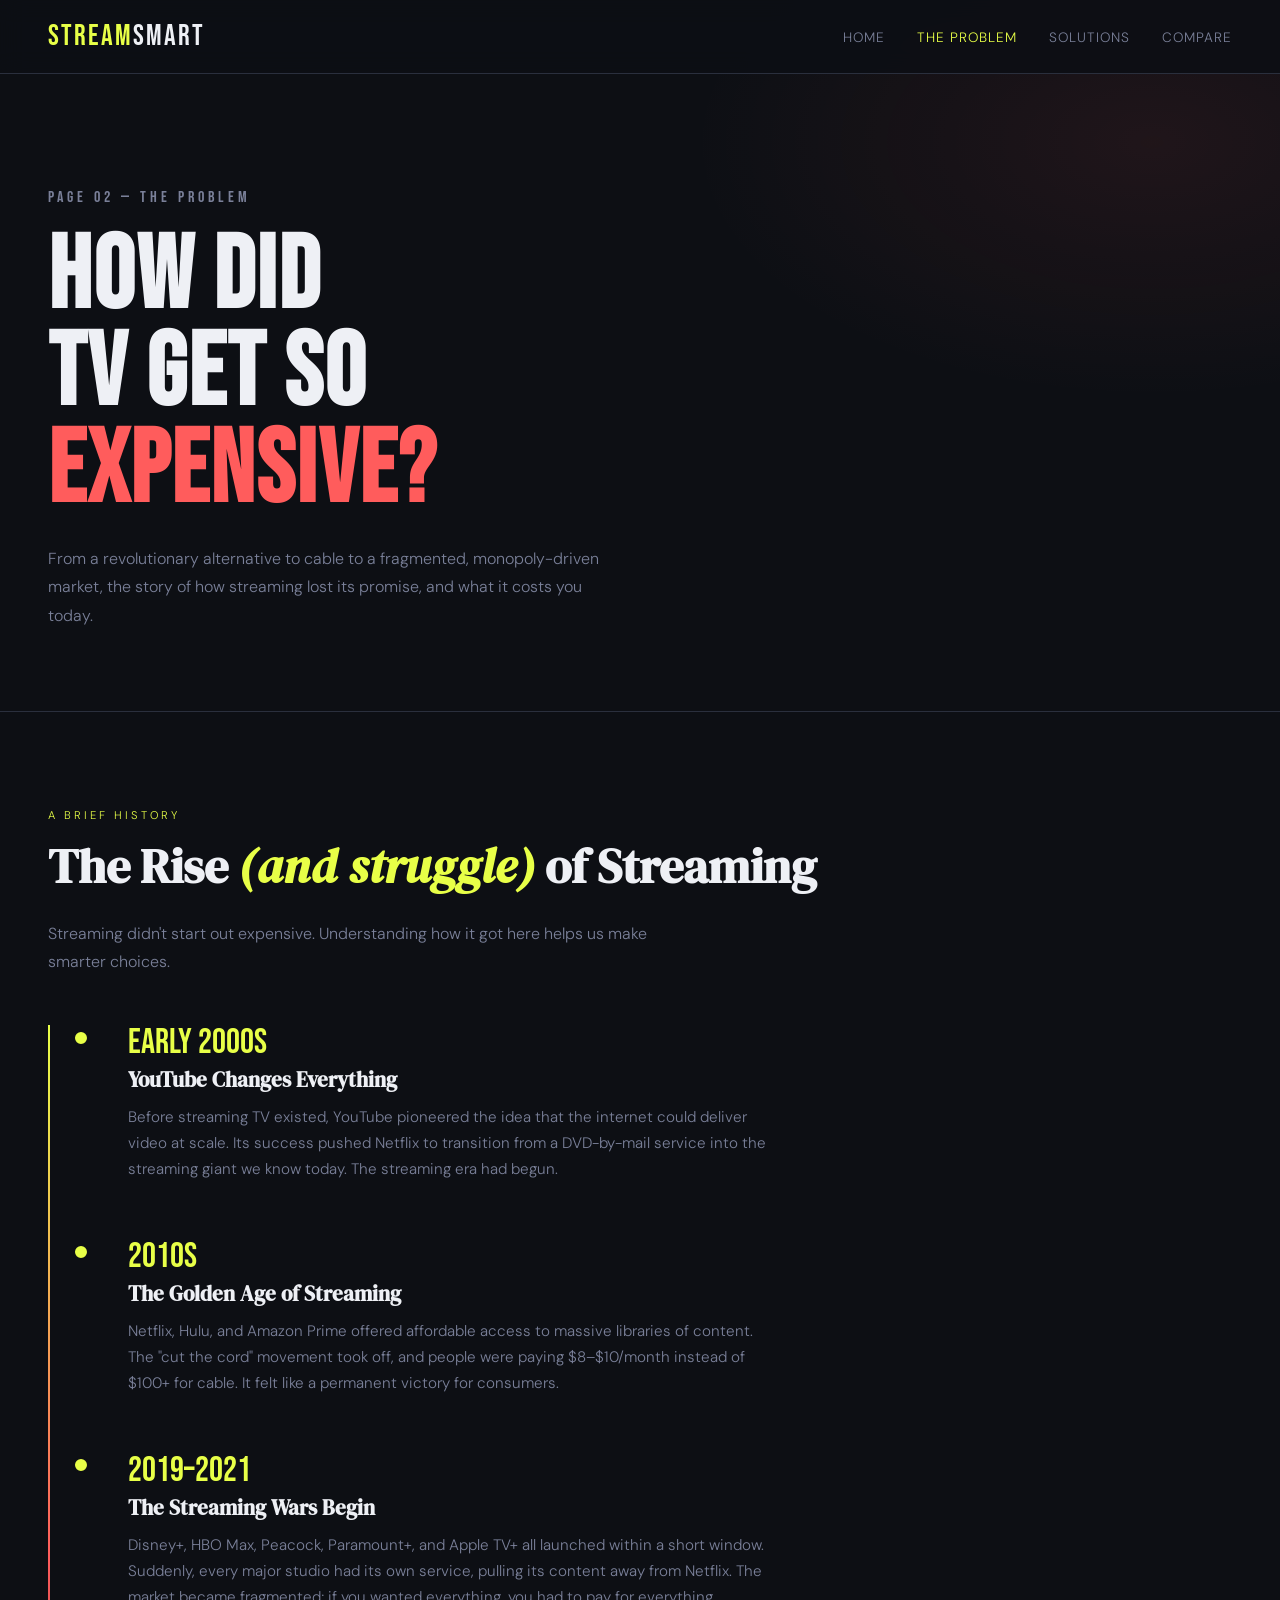
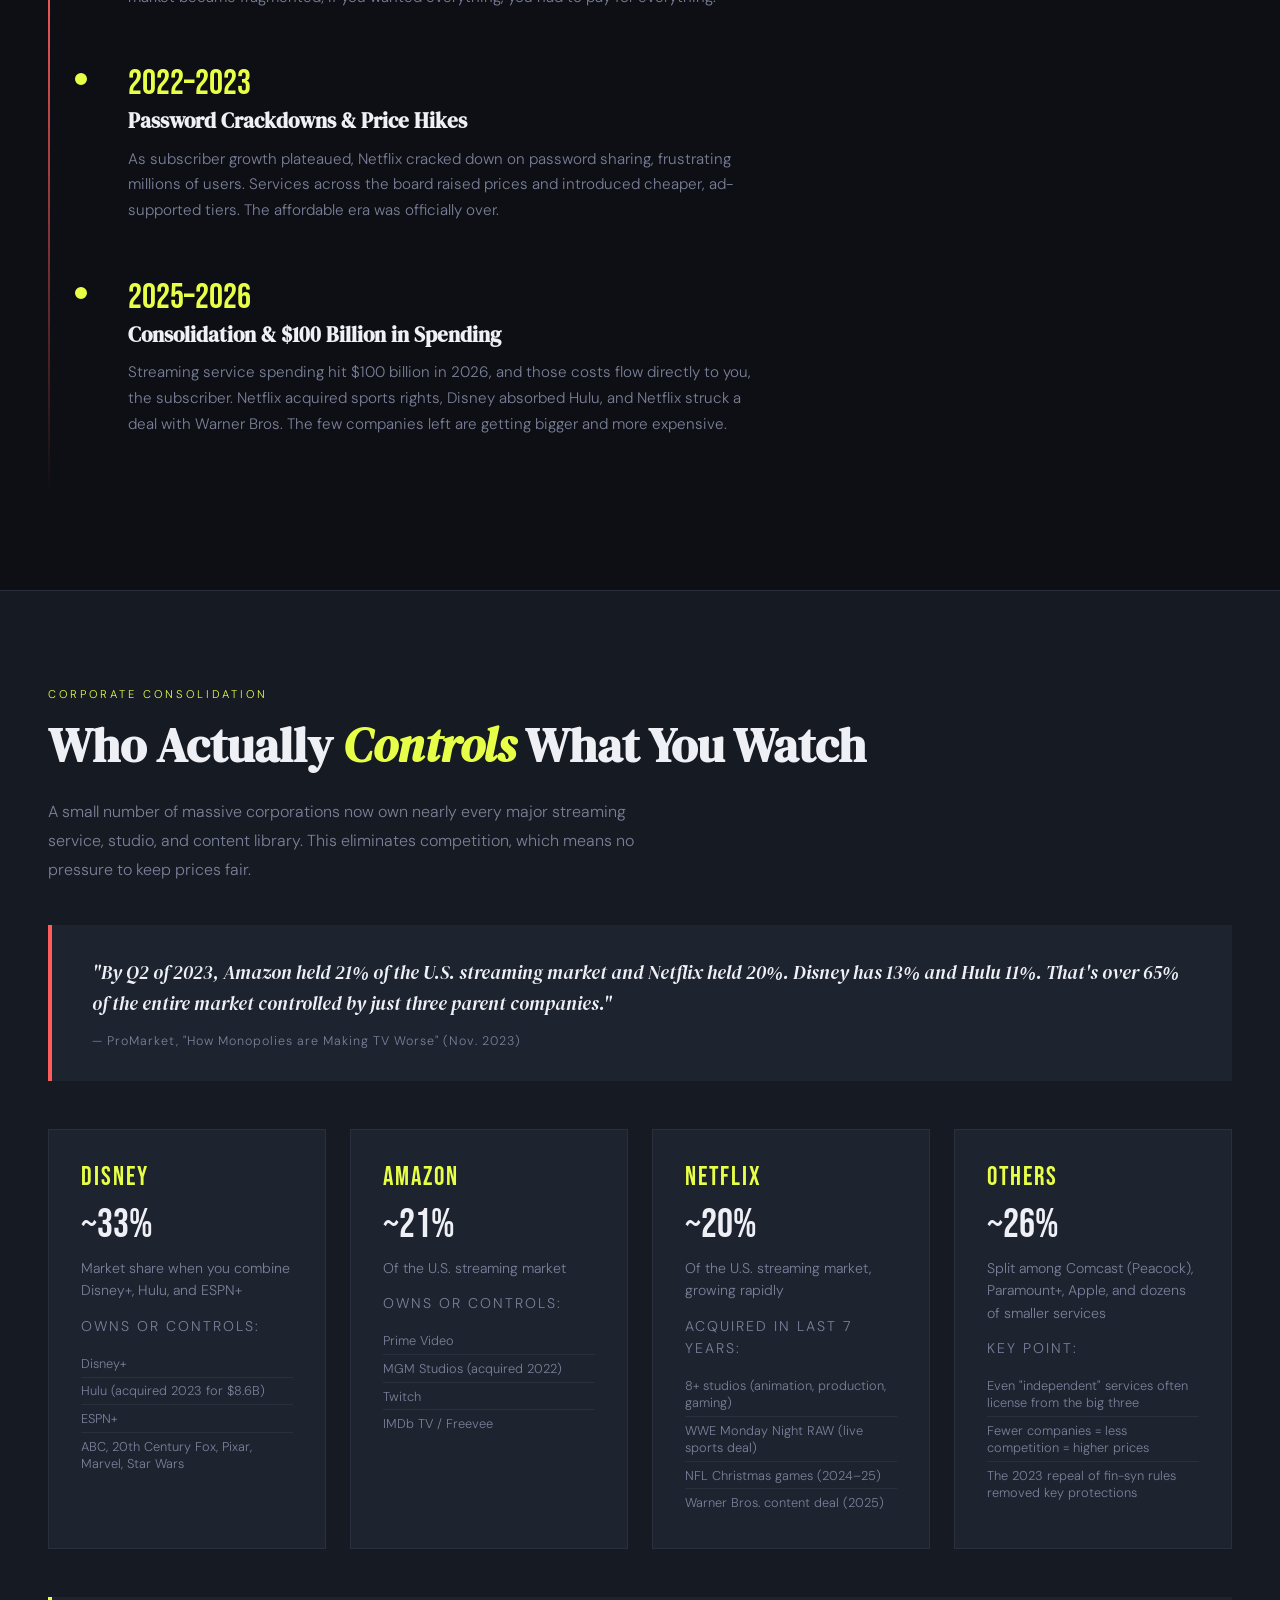
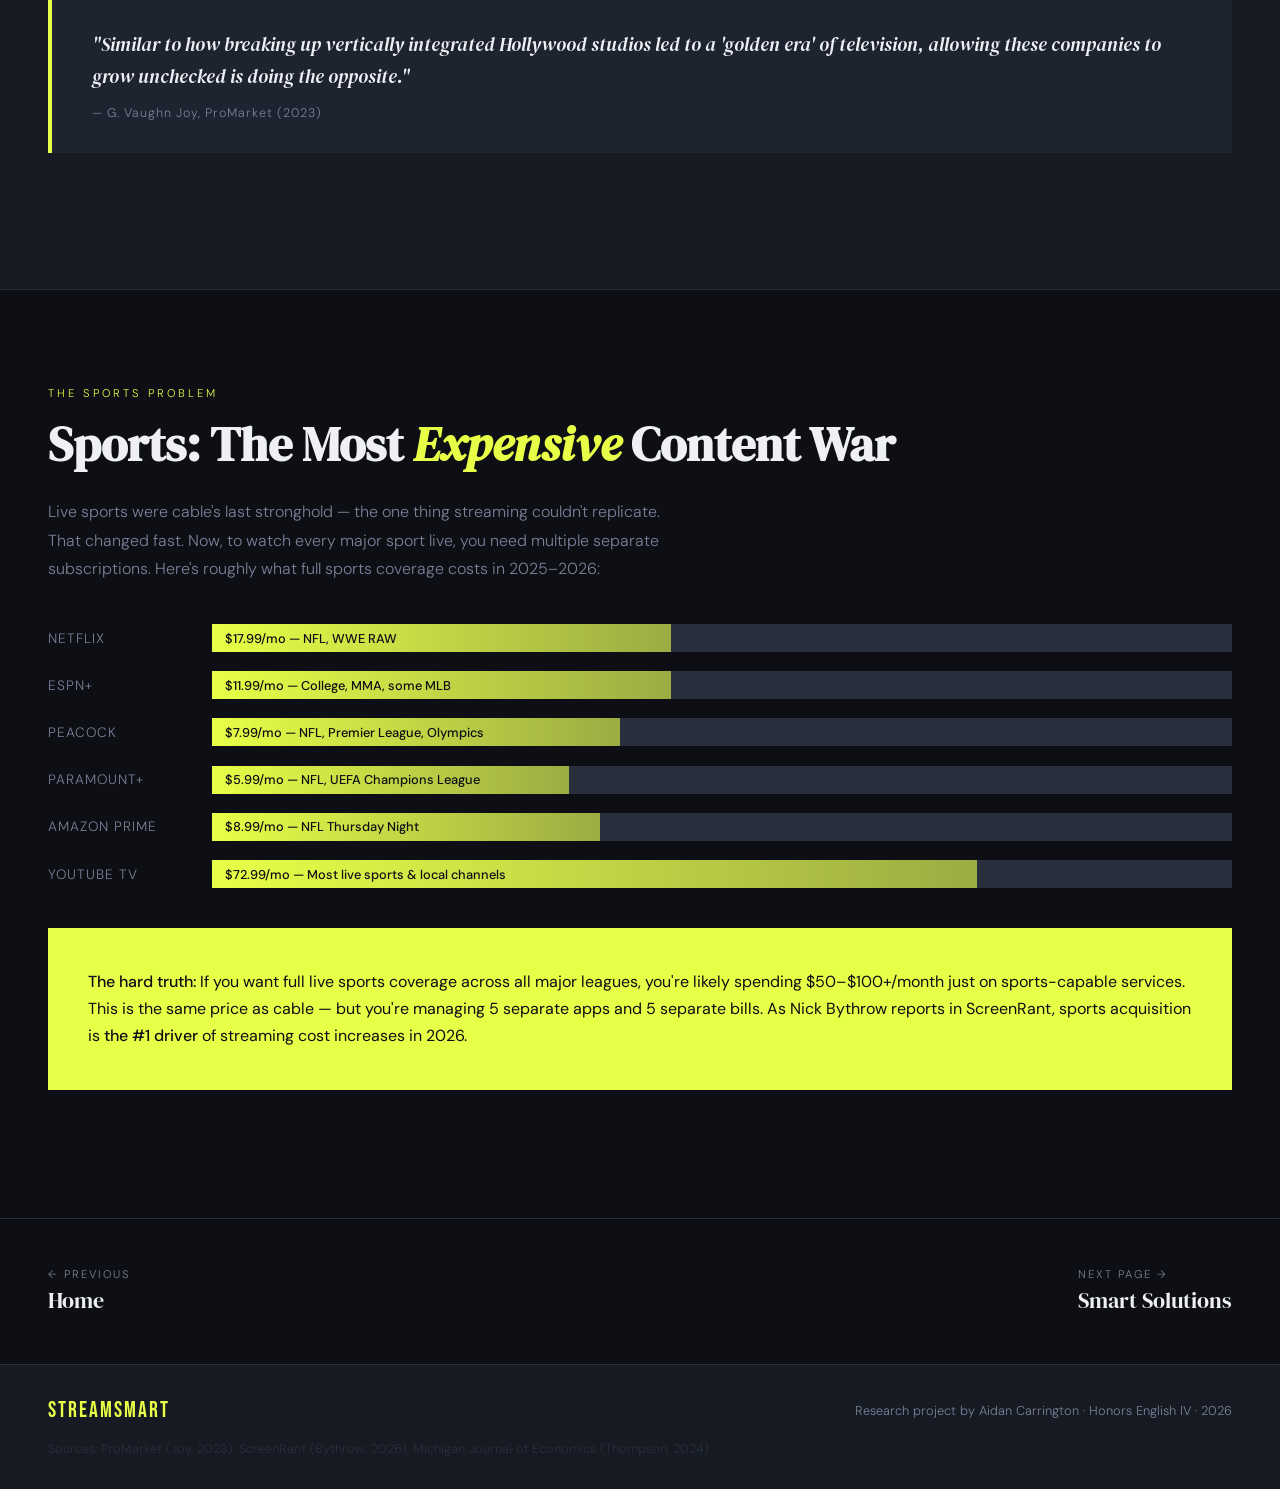
<file: the-problem.html>
<!DOCTYPE html>
<html lang="en">
<head>
  <meta charset="UTF-8" />
  <meta name="viewport" content="width=device-width, initial-scale=1.0"/>
  <title>The Problem — StreamSmart</title>
  <link rel="preconnect" href="https://fonts.googleapis.com">
  <link href="https://fonts.googleapis.com/css2?family=Bebas+Neue&family=DM+Serif+Display:ital@0;1&family=DM+Sans:wght@300;400;500&display=swap" rel="stylesheet">
  <style>
    :root {
      --bg: #0d0f14;
      --surface: #161a22;
      --card: #1e2330;
      --accent: #e8ff47;
      --accent2: #ff5c5c;
      --text: #eef0f5;
      --muted: #7a8099;
      --border: #2a2f3d;
    }
    *, *::before, *::after { box-sizing: border-box; margin: 0; padding: 0; }
    html { scroll-behavior: smooth; }
    body {
      background: var(--bg); color: var(--text);
      font-family: 'DM Sans', sans-serif; font-weight: 300;
      overflow-x: hidden;
    }

    nav {
      position: fixed; top: 0; left: 0; right: 0; z-index: 100;
      display: flex; align-items: center; justify-content: space-between;
      padding: 1.2rem 3rem;
      background: rgba(13,15,20,0.9);
      backdrop-filter: blur(12px);
      border-bottom: 1px solid var(--border);
    }
    .nav-logo { font-family: 'Bebas Neue', sans-serif; font-size: 1.8rem; letter-spacing: 2px; color: var(--accent); text-decoration: none; }
    .nav-logo span { color: var(--text); }
    nav ul { list-style: none; display: flex; gap: 2rem; }
    nav ul a { color: var(--muted); text-decoration: none; font-size: 0.85rem; letter-spacing: 1px; text-transform: uppercase; transition: color 0.2s; }
    nav ul a:hover, nav ul a.active { color: var(--accent); }

    /* PAGE HEADER */
    .page-header {
      padding: 10rem 3rem 5rem;
      background:
        radial-gradient(ellipse 60% 60% at 90% 20%, rgba(255,92,92,0.08) 0%, transparent 60%),
        var(--bg);
      border-bottom: 1px solid var(--border);
      position: relative;
    }
    .page-num {
      font-family: 'Bebas Neue', sans-serif;
      font-size: 0.85rem; letter-spacing: 4px;
      color: var(--accent); margin-bottom: 1rem;
    }
    .page-header h1 {
      font-family: 'Bebas Neue', sans-serif;
      font-size: clamp(3.5rem, 8vw, 7rem);
      line-height: 0.95; letter-spacing: 2px;
    }
    .page-header h1 span { color: var(--accent2); }
    .page-header p {
      max-width: 560px; margin-top: 1.5rem;
      color: var(--muted); font-size: 1rem; line-height: 1.8;
    }

    /* TIMELINE */
    .timeline-section { padding: 6rem 3rem; }
    .timeline {
      position: relative; margin-top: 3rem;
      padding-left: 2rem;
    }
    .timeline::before {
      content: ''; position: absolute; left: 0; top: 0; bottom: 0;
      width: 2px; background: linear-gradient(to bottom, var(--accent), var(--accent2), transparent);
    }
    .tl-item {
      position: relative; padding: 0 0 3.5rem 3rem;
    }
    .tl-dot {
      position: absolute; left: -0.45rem; top: 0.3rem;
      width: 1rem; height: 1rem; border-radius: 50%;
      background: var(--accent); border: 2px solid var(--bg);
    }
    .tl-year {
      font-family: 'Bebas Neue', sans-serif;
      font-size: 2.2rem; color: var(--accent); line-height: 1;
    }
    .tl-item h3 {
      font-family: 'DM Serif Display', serif;
      font-size: 1.3rem; margin: 0.3rem 0 0.7rem;
    }
    .tl-item p { color: var(--muted); font-size: 0.95rem; line-height: 1.7; max-width: 640px; }

    /* TWO COL */
    .two-col { display: grid; grid-template-columns: 1fr 1fr; gap: 4rem; align-items: start; }

    /* CALLOUT */
    .callout {
      background: var(--card); border-left: 4px solid var(--accent2);
      padding: 2rem 2.5rem; margin: 2.5rem 0;
    }
    .callout blockquote {
      font-family: 'DM Serif Display', serif; font-style: italic;
      font-size: 1.2rem; line-height: 1.65; color: var(--text);
    }
    .callout cite { display: block; margin-top: 0.8rem; font-size: 0.78rem; color: var(--muted); font-style: normal; letter-spacing: 1px; }

    /* MONOPOLY SECTION */
    .mono-section {
      background: var(--surface);
      border-top: 1px solid var(--border);
      border-bottom: 1px solid var(--border);
      padding: 6rem 3rem;
    }
    .company-cards {
      display: grid; grid-template-columns: repeat(auto-fit, minmax(240px, 1fr));
      gap: 1.5rem; margin-top: 3rem;
    }
    .company-card {
      background: var(--card); border: 1px solid var(--border);
      padding: 2rem;
    }
    .company-name {
      font-family: 'Bebas Neue', sans-serif;
      font-size: 1.6rem; letter-spacing: 2px;
      color: var(--accent); margin-bottom: 0.5rem;
    }
    .company-share {
      font-size: 2.5rem; font-family: 'Bebas Neue', sans-serif;
      color: var(--text); margin-bottom: 0.5rem;
    }
    .company-card p { color: var(--muted); font-size: 0.88rem; line-height: 1.6; }
    .owned-list { margin-top: 0.8rem; list-style: none; }
    .owned-list li {
      font-size: 0.8rem; color: var(--muted);
      padding: 0.3rem 0; border-bottom: 1px solid var(--border);
    }
    .owned-list li:last-child { border-bottom: none; }
    .owned-label {
      font-size: 0.65rem; letter-spacing: 2px; text-transform: uppercase;
      color: var(--accent); margin-top: 0.8rem; margin-bottom: 0.2rem;
    }

    /* SPORTS COST BAR */
    .sports-section { padding: 6rem 3rem; }
    .sport-bars { margin-top: 2.5rem; display: flex; flex-direction: column; gap: 1.2rem; }
    .sport-row { display: flex; align-items: center; gap: 1.5rem; }
    .sport-name { width: 140px; font-size: 0.85rem; color: var(--muted); letter-spacing: 1px; text-transform: uppercase; flex-shrink: 0; }
    .bar-wrap { flex: 1; background: var(--border); height: 28px; position: relative; overflow: hidden; }
    .bar-fill {
      height: 100%; background: linear-gradient(90deg, var(--accent), rgba(232,255,71,0.6));
      display: flex; align-items: center; padding-left: 0.8rem;
      font-size: 0.8rem; font-weight: 500; color: #0d0f14;
      transition: width 1.5s cubic-bezier(0.25, 1, 0.5, 1);
    }

    /* SECTION COMMONS */
    section { padding: 6rem 3rem; }
    .section-tag { font-size: 0.7rem; letter-spacing: 3px; text-transform: uppercase; color: var(--accent); margin-bottom: 1rem; }
    h2 { font-family: 'DM Serif Display', serif; font-size: clamp(2rem, 4vw, 3rem); line-height: 1.2; margin-bottom: 1.5rem; }
    h2 em { font-style: italic; color: var(--accent); }

    /* HIGHLIGHT BOX */
    .highlight-box {
      background: var(--accent); color: #0d0f14;
      padding: 2.5rem; margin: 2rem 0;
    }
    .highlight-box p { font-size: 1rem; line-height: 1.7; font-weight: 400; }
    .highlight-box strong { font-weight: 500; }

    /* NAV PAGINATION */
    .page-nav {
      display: flex; justify-content: space-between; flex-wrap: wrap; gap: 1rem;
      padding: 3rem; border-top: 1px solid var(--border);
    }
    .page-nav a {
      display: flex; flex-direction: column; gap: 0.3rem;
      text-decoration: none; color: var(--text);
      transition: color 0.2s;
    }
    .page-nav a:hover { color: var(--accent); }
    .page-nav .dir { font-size: 0.7rem; letter-spacing: 2px; text-transform: uppercase; color: var(--muted); }
    .page-nav .title { font-family: 'DM Serif Display', serif; font-size: 1.4rem; }

    footer { background: var(--surface); border-top: 1px solid var(--border); padding: 2rem 3rem; display: flex; justify-content: space-between; align-items: center; flex-wrap: wrap; gap: 1rem; }
    footer p { color: var(--muted); font-size: 0.8rem; }
    .footer-logo { font-family: 'Bebas Neue', sans-serif; font-size: 1.4rem; letter-spacing: 2px; color: var(--accent); }

    @media (max-width: 768px) {
      nav { padding: 1rem 1.5rem; }
      nav ul { gap: 1rem; }
      .page-header, section, .mono-section, .sports-section, .timeline-section { padding: 4rem 1.5rem; }
      .page-header { padding-top: 7rem; }
      .two-col { grid-template-columns: 1fr; gap: 2rem; }
    }
  </style>
</head>
<body>

<nav>
  <a href="index.html" class="nav-logo">Stream<span>Smart</span></a>
  <ul>
    <li><a href="index.html">Home</a></li>
    <li><a href="the-problem.html" class="active">The Problem</a></li>
    <li><a href="the-solution.html">Solutions</a></li>
    <li><a href="compare.html">Compare</a></li>
  </ul>
</nav>

<div class="page-header">
  <p class="page-num">Page 02 — The Problem</p>
  <h1>How Did<br>TV Get So<br><span>Expensive?</span></h1>
  <p>From a revolutionary alternative to cable to a fragmented, monopoly-driven market, the story of how streaming lost its promise, and what it costs you today.</p>
</div>

<!-- TIMELINE -->
<section class="timeline-section">
  <p class="section-tag">A Brief History</p>
  <h2>The Rise <em>(and struggle)</em> of Streaming</h2>
  <p style="max-width: 600px; color: var(--muted); line-height: 1.8;">Streaming didn't start out expensive. Understanding how it got here helps us make smarter choices.</p>

  <div class="timeline">
    <div class="tl-item">
      <div class="tl-dot"></div>
      <div class="tl-year">Early 2000s</div>
      <h3>YouTube Changes Everything</h3>
      <p>Before streaming TV existed, YouTube pioneered the idea that the internet could deliver video at scale. Its success pushed Netflix to transition from a DVD-by-mail service into the streaming giant we know today. The streaming era had begun.</p>
    </div>
    <div class="tl-item">
      <div class="tl-dot"></div>
      <div class="tl-year">2010s</div>
      <h3>The Golden Age of Streaming</h3>
      <p>Netflix, Hulu, and Amazon Prime offered affordable access to massive libraries of content. The "cut the cord" movement took off, and people were paying $8–$10/month instead of $100+ for cable. It felt like a permanent victory for consumers.</p>
    </div>
    <div class="tl-item">
      <div class="tl-dot"></div>
      <div class="tl-year">2019–2021</div>
      <h3>The Streaming Wars Begin</h3>
      <p>Disney+, HBO Max, Peacock, Paramount+, and Apple TV+ all launched within a short window. Suddenly, every major studio had its own service, pulling its content away from Netflix. The market became fragmented; if you wanted everything, you had to pay for everything.</p>
    </div>
    <div class="tl-item">
      <div class="tl-dot"></div>
      <div class="tl-year">2022–2023</div>
      <h3>Password Crackdowns & Price Hikes</h3>
      <p>As subscriber growth plateaued, Netflix cracked down on password sharing, frustrating millions of users. Services across the board raised prices and introduced cheaper, ad-supported tiers. The affordable era was officially over.</p>
    </div>
    <div class="tl-item">
      <div class="tl-dot"></div>
      <div class="tl-year">2025–2026</div>
      <h3>Consolidation & $100 Billion in Spending</h3>
      <p>Streaming service spending hit $100 billion in 2026, and those costs flow directly to you, the subscriber. Netflix acquired sports rights, Disney absorbed Hulu, and Netflix struck a deal with Warner Bros. The few companies left are getting bigger and more expensive.</p>
    </div>
  </div>
</section>

<!-- MONOPOLY SECTION -->
<div class="mono-section">
  <p class="section-tag">Corporate Consolidation</p>
  <h2>Who Actually <em>Controls</em> What You Watch</h2>
  <p style="max-width: 620px; color: var(--muted); line-height: 1.8;">
    A small number of massive corporations now own nearly every major streaming service, studio, and content library. This eliminates competition, which means no pressure to keep prices fair.
  </p>

  <div class="callout">
    <blockquote>"By Q2 of 2023, Amazon held 21% of the U.S. streaming market and Netflix held 20%. Disney has 13% and Hulu 11%. That's over 65% of the entire market controlled by just three parent companies."</blockquote>
    <cite>— ProMarket, "How Monopolies are Making TV Worse" (Nov. 2023)</cite>
  </div>

  <div class="company-cards">
    <div class="company-card">
      <div class="company-name">Disney</div>
      <div class="company-share">~33%</div>
      <p>Market share when you combine Disney+, Hulu, and ESPN+</p>
      <p class="owned-label">Owns or controls:</p>
      <ul class="owned-list">
        <li>Disney+</li>
        <li>Hulu (acquired 2023 for $8.6B)</li>
        <li>ESPN+</li>
        <li>ABC, 20th Century Fox, Pixar, Marvel, Star Wars</li>
      </ul>
    </div>
    <div class="company-card">
      <div class="company-name">Amazon</div>
      <div class="company-share">~21%</div>
      <p>Of the U.S. streaming market</p>
      <p class="owned-label">Owns or controls:</p>
      <ul class="owned-list">
        <li>Prime Video</li>
        <li>MGM Studios (acquired 2022)</li>
        <li>Twitch</li>
        <li>IMDb TV / Freevee</li>
      </ul>
    </div>
    <div class="company-card">
      <div class="company-name">Netflix</div>
      <div class="company-share">~20%</div>
      <p>Of the U.S. streaming market, growing rapidly</p>
      <p class="owned-label">Acquired in last 7 years:</p>
      <ul class="owned-list">
        <li>8+ studios (animation, production, gaming)</li>
        <li>WWE Monday Night RAW (live sports deal)</li>
        <li>NFL Christmas games (2024–25)</li>
        <li>Warner Bros. content deal (2025)</li>
      </ul>
    </div>
    <div class="company-card">
      <div class="company-name">Others</div>
      <div class="company-share">~26%</div>
      <p>Split among Comcast (Peacock), Paramount+, Apple, and dozens of smaller services</p>
      <p class="owned-label">Key point:</p>
      <ul class="owned-list">
        <li>Even "independent" services often license from the big three</li>
        <li>Fewer companies = less competition = higher prices</li>
        <li>The 2023 repeal of fin-syn rules removed key protections</li>
      </ul>
    </div>
  </div>

  <div class="callout" style="border-left-color: var(--accent); margin-top: 3rem;">
    <blockquote>"Similar to how breaking up vertically integrated Hollywood studios led to a 'golden era' of television, allowing these companies to grow unchecked is doing the opposite."</blockquote>
    <cite>— G. Vaughn Joy, ProMarket (2023)</cite>
  </div>
</div>

<!-- SPORTS SECTION -->
<section class="sports-section">
  <p class="section-tag">The Sports Problem</p>
  <h2>Sports: The Most <em>Expensive</em> Content War</h2>
  <p style="max-width: 620px; color: var(--muted); line-height: 1.8; margin-bottom: 2rem;">
    Live sports were cable's last stronghold — the one thing streaming couldn't replicate. That changed fast. Now, to watch every major sport live, you need multiple separate subscriptions. Here's roughly what full sports coverage costs in 2025–2026:
  </p>

  <div class="sport-bars">
    <div class="sport-row">
      <div class="sport-name">Netflix</div>
      <div class="bar-wrap"><div class="bar-fill" style="width: 45%;">$17.99/mo — NFL, WWE RAW</div></div>
    </div>
    <div class="sport-row">
      <div class="sport-name">ESPN+</div>
      <div class="bar-wrap"><div class="bar-fill" style="width: 45%;">$11.99/mo — College, MMA, some MLB</div></div>
    </div>
    <div class="sport-row">
      <div class="sport-name">Peacock</div>
      <div class="bar-wrap"><div class="bar-fill" style="width: 40%;">$7.99/mo — NFL, Premier League, Olympics</div></div>
    </div>
    <div class="sport-row">
      <div class="sport-name">Paramount+</div>
      <div class="bar-wrap"><div class="bar-fill" style="width: 35%;">$5.99/mo — NFL, UEFA Champions League</div></div>
    </div>
    <div class="sport-row">
      <div class="sport-name">Amazon Prime</div>
      <div class="bar-wrap"><div class="bar-fill" style="width: 38%;">$8.99/mo — NFL Thursday Night</div></div>
    </div>
    <div class="sport-row">
      <div class="sport-name">YouTube TV</div>
      <div class="bar-wrap"><div class="bar-fill" style="width: 75%;">$72.99/mo — Most live sports &amp; local channels</div></div>
    </div>
  </div>

  <div class="highlight-box" style="margin-top: 2.5rem;">
    <p><strong>The hard truth:</strong> If you want full live sports coverage across all major leagues, you're likely spending $50–$100+/month just on sports-capable services. This is the same price as cable — but you're managing 5 separate apps and 5 separate bills. As Nick Bythrow reports in ScreenRant, sports acquisition is <strong>the #1 driver</strong> of streaming cost increases in 2026.</p>
  </div>
</section>

<div class="page-nav">
  <a href="index.html">
    <span class="dir">← Previous</span>
    <span class="title">Home</span>
  </a>
  <a href="the-solution.html">
    <span class="dir">Next Page →</span>
    <span class="title">Smart Solutions</span>
  </a>
</div>

<footer>
  <div class="footer-logo">StreamSmart</div>
  <p>Research project by Aidan Carrington · Honors English IV · 2026</p>
  <p style="color: var(--border);">Sources: ProMarket (Joy, 2023), ScreenRant (Bythrow, 2026), Michigan Journal of Economics (Thompson, 2024)</p>
</footer>

</body>
</html>
</file>
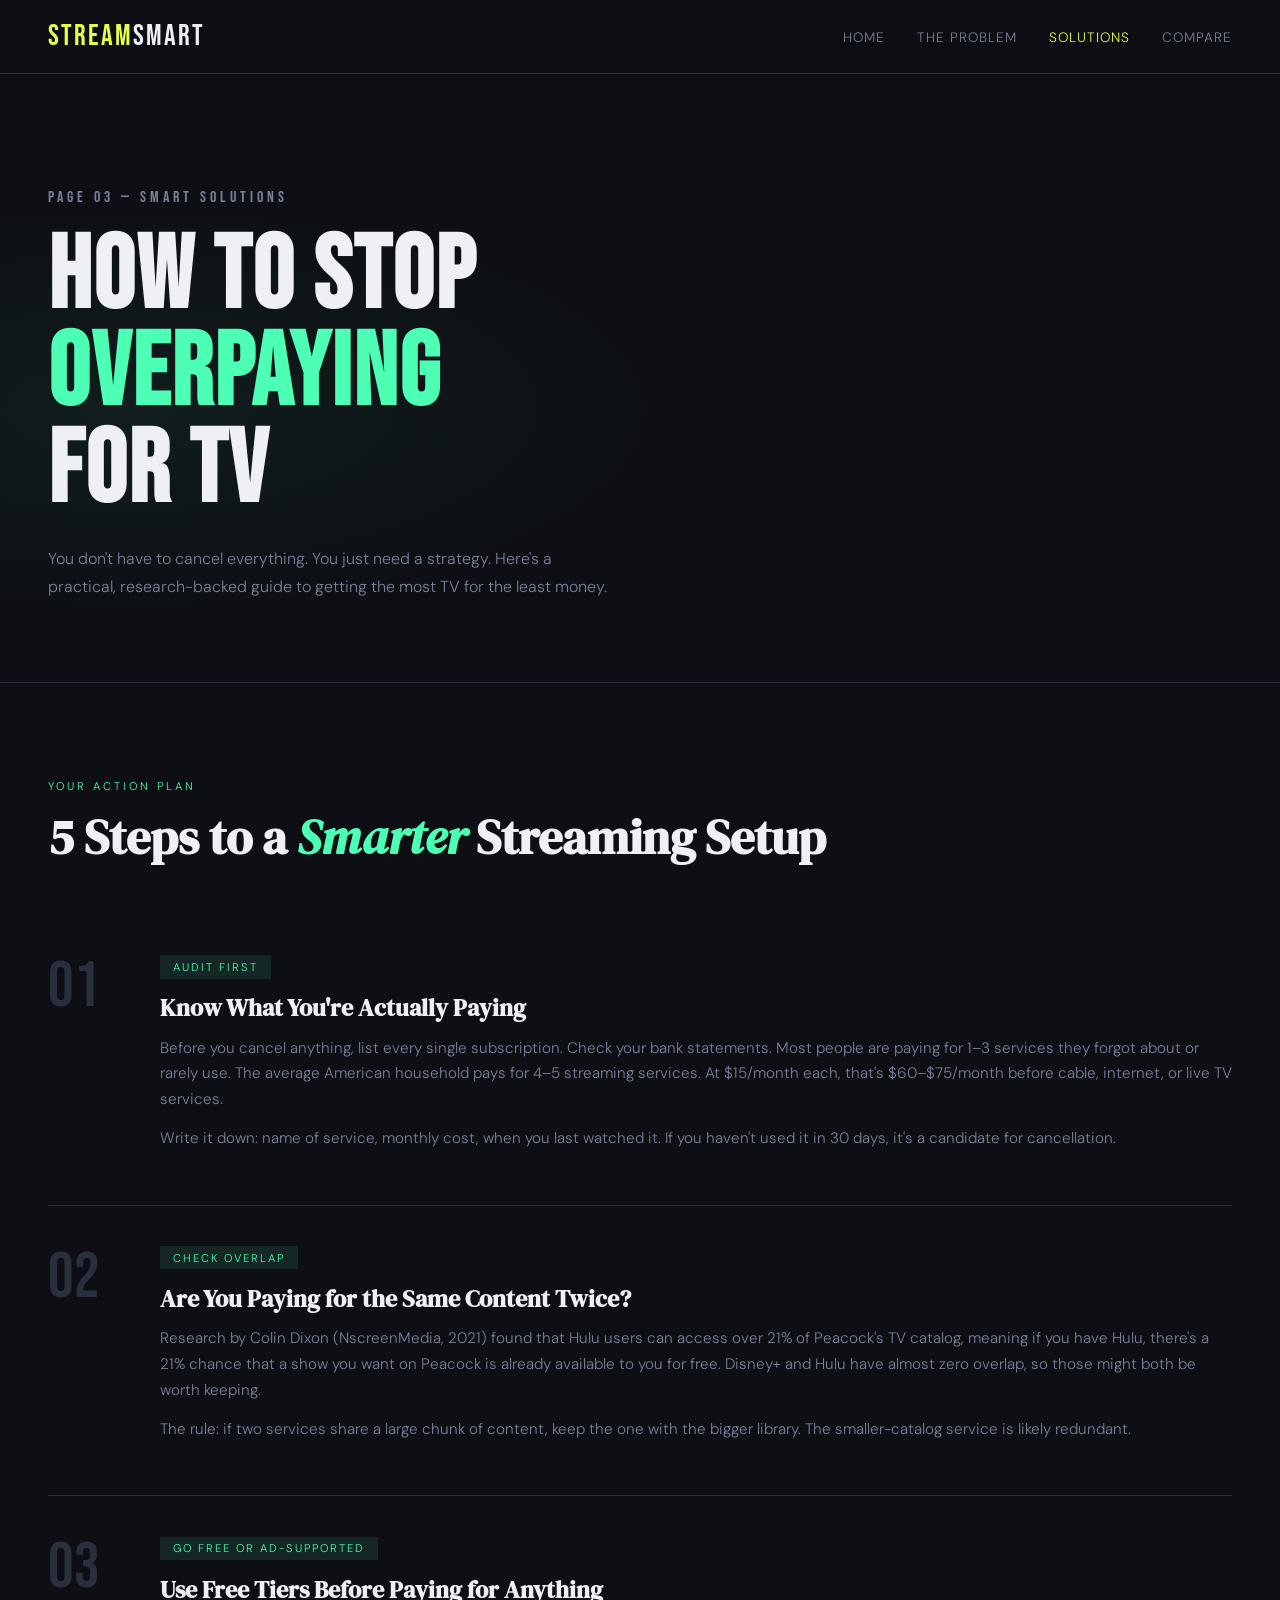
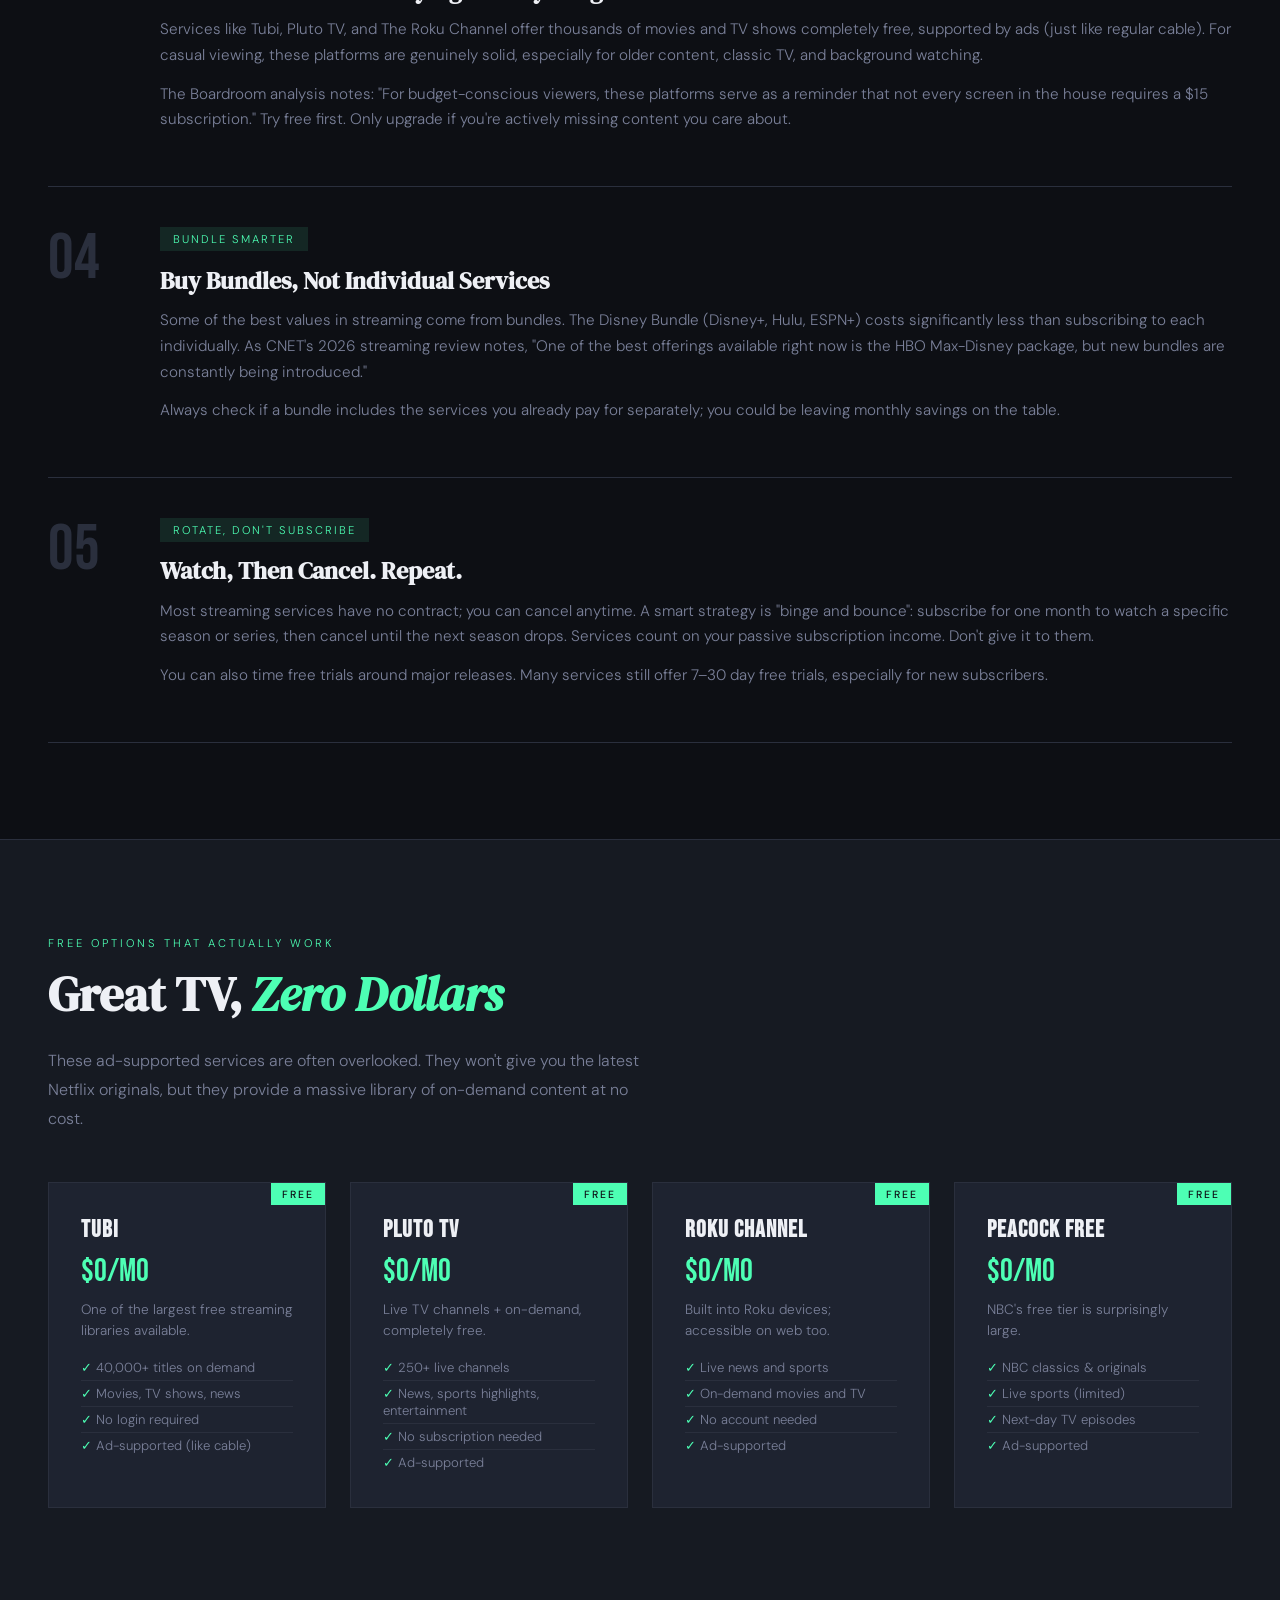
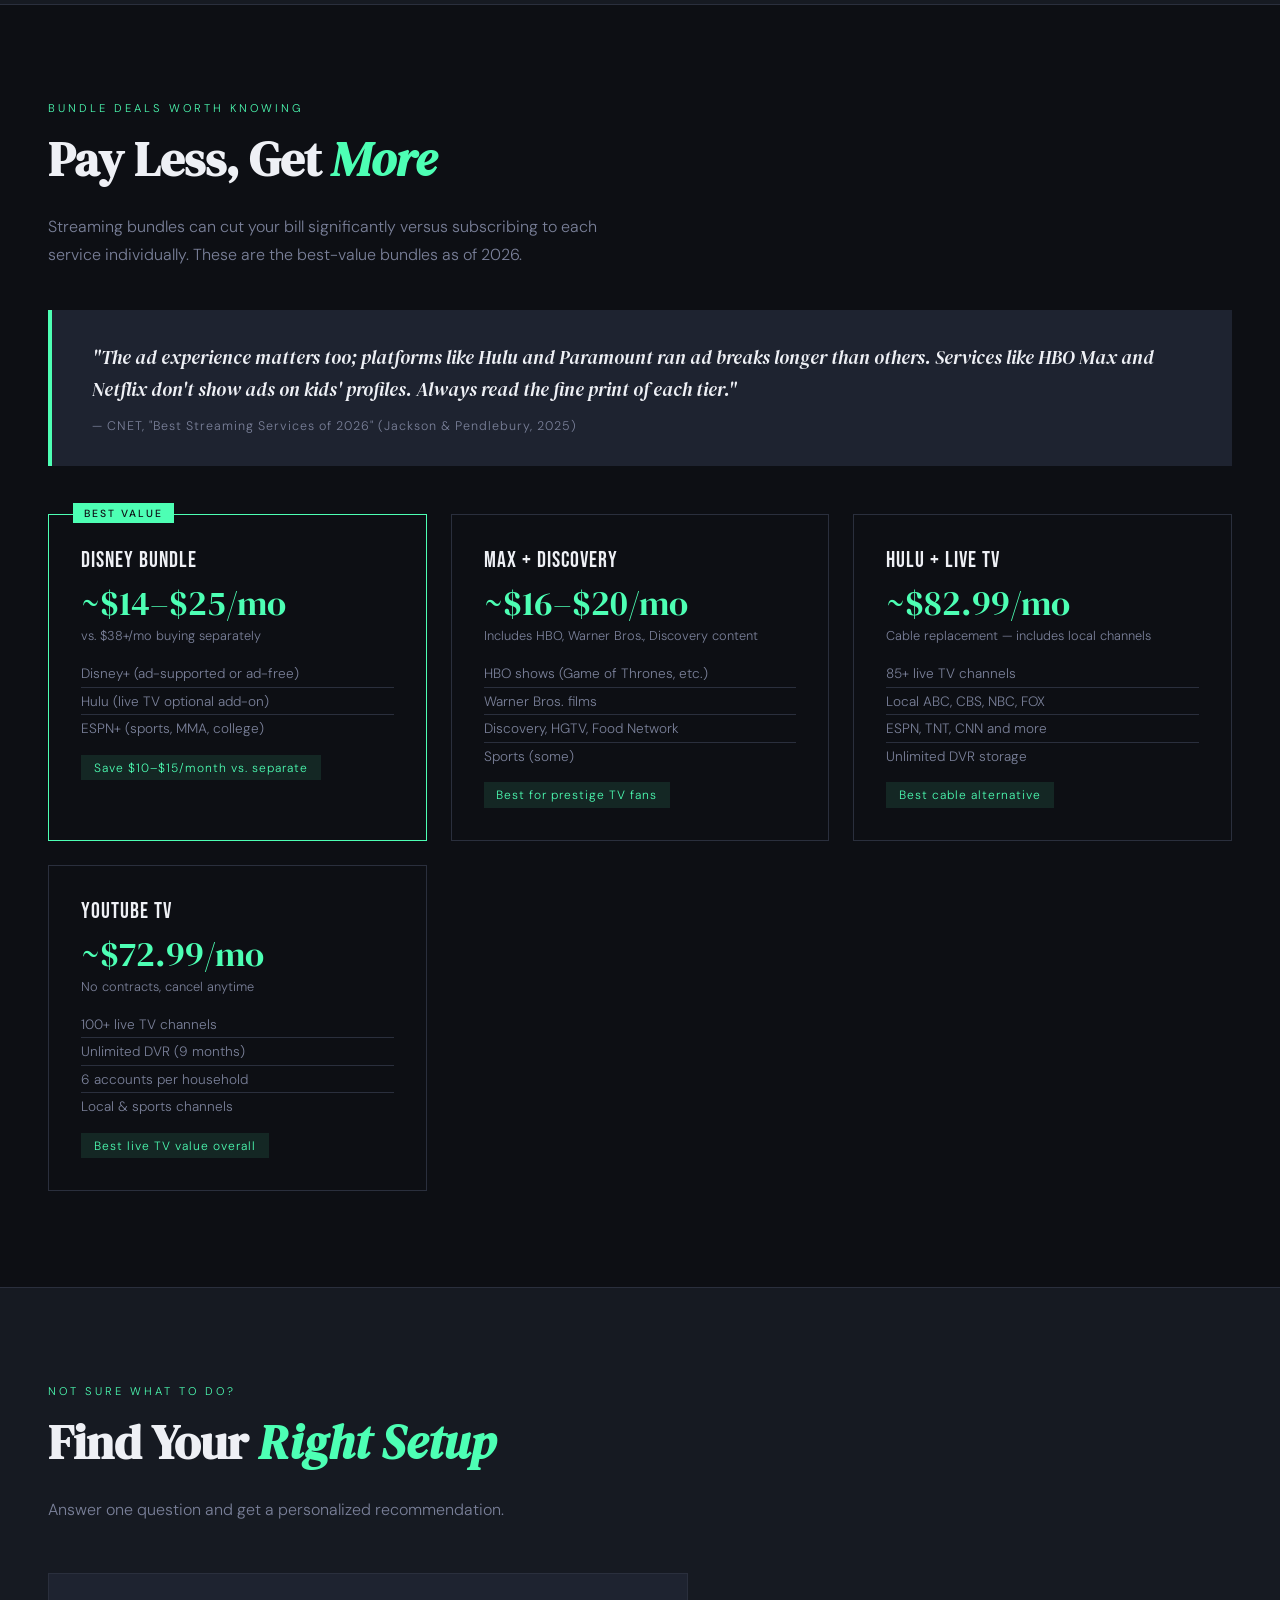
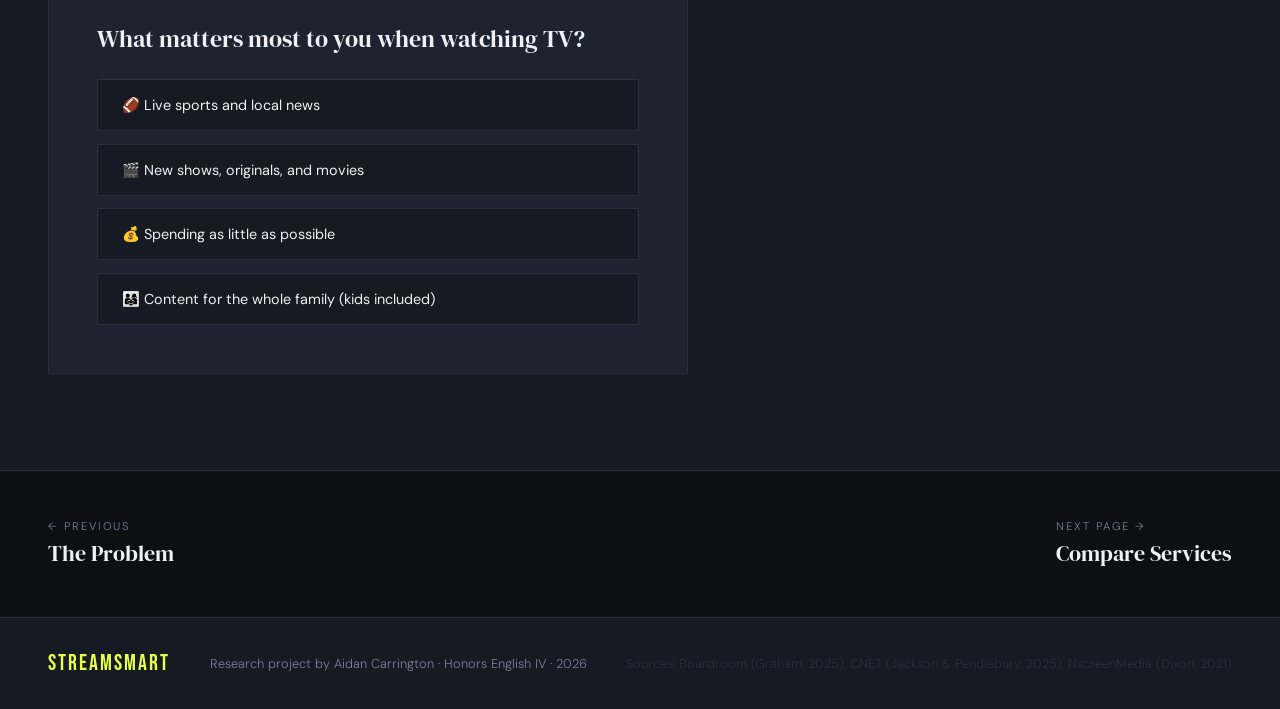
<file: the-solution.html>
<!DOCTYPE html>
<html lang="en">
<head>
  <meta charset="UTF-8" />
  <meta name="viewport" content="width=device-width, initial-scale=1.0"/>
  <title>Smart Solutions — StreamSmart</title>
  <link rel="preconnect" href="https://fonts.googleapis.com">
  <link href="https://fonts.googleapis.com/css2?family=Bebas+Neue&family=DM+Serif+Display:ital@0;1&family=DM+Sans:wght@300;400;500&display=swap" rel="stylesheet">
  <style>
    :root {
      --bg: #0d0f14;
      --surface: #161a22;
      --card: #1e2330;
      --accent: #e8ff47;
      --accent2: #ff5c5c;
      --green: #4dffb4;
      --text: #eef0f5;
      --muted: #7a8099;
      --border: #2a2f3d;
    }
    *, *::before, *::after { box-sizing: border-box; margin: 0; padding: 0; }
    html { scroll-behavior: smooth; }
    body { background: var(--bg); color: var(--text); font-family: 'DM Sans', sans-serif; font-weight: 300; overflow-x: hidden; }

    nav {
      position: fixed; top: 0; left: 0; right: 0; z-index: 100;
      display: flex; align-items: center; justify-content: space-between;
      padding: 1.2rem 3rem;
      background: rgba(13,15,20,0.9); backdrop-filter: blur(12px);
      border-bottom: 1px solid var(--border);
    }
    .nav-logo { font-family: 'Bebas Neue', sans-serif; font-size: 1.8rem; letter-spacing: 2px; color: var(--accent); text-decoration: none; }
    .nav-logo span { color: var(--text); }
    nav ul { list-style: none; display: flex; gap: 2rem; }
    nav ul a { color: var(--muted); text-decoration: none; font-size: 0.85rem; letter-spacing: 1px; text-transform: uppercase; transition: color 0.2s; }
    nav ul a:hover, nav ul a.active { color: var(--accent); }

    .page-header {
      padding: 10rem 3rem 5rem;
      background: radial-gradient(ellipse 70% 50% at 10% 60%, rgba(77,255,180,0.06) 0%, transparent 60%), var(--bg);
      border-bottom: 1px solid var(--border);
    }
    .page-num { font-family: 'Bebas Neue', sans-serif; font-size: 0.85rem; letter-spacing: 4px; color: var(--green); margin-bottom: 1rem; }
    .page-header h1 { font-family: 'Bebas Neue', sans-serif; font-size: clamp(3.5rem, 8vw, 7rem); line-height: 0.95; letter-spacing: 2px; }
    .page-header h1 span { color: var(--green); }
    .page-header p { max-width: 560px; margin-top: 1.5rem; color: var(--muted); font-size: 1rem; line-height: 1.8; }

    section { padding: 6rem 3rem; }
    .section-tag { font-size: 0.7rem; letter-spacing: 3px; text-transform: uppercase; color: var(--green); margin-bottom: 1rem; }
    h2 { font-family: 'DM Serif Display', serif; font-size: clamp(2rem, 4vw, 3rem); line-height: 1.2; margin-bottom: 1.5rem; }
    h2 em { font-style: italic; color: var(--green); }

    /* STEP CARDS */
    .steps { display: flex; flex-direction: column; gap: 0; margin-top: 3rem; }
    .step {
      display: grid; grid-template-columns: 80px 1fr;
      gap: 2rem; padding: 2.5rem 0;
      border-bottom: 1px solid var(--border);
      align-items: start;
    }
    .step-num {
      font-family: 'Bebas Neue', sans-serif;
      font-size: 4rem; line-height: 1;
      color: var(--border);
    }
    .step-content h3 { font-family: 'DM Serif Display', serif; font-size: 1.5rem; margin-bottom: 0.7rem; }
    .step-content p { color: var(--muted); line-height: 1.7; font-size: 0.95rem; margin-bottom: 0.8rem; }
    .step-tag {
      display: inline-block; padding: 0.3rem 0.8rem;
      background: rgba(77,255,180,0.1); color: var(--green);
      font-size: 0.7rem; letter-spacing: 2px; text-transform: uppercase;
      margin-bottom: 0.8rem;
    }

    /* FREE SERVICES */
    .free-section { background: var(--surface); border-top: 1px solid var(--border); border-bottom: 1px solid var(--border); padding: 6rem 3rem; }
    .free-grid { display: grid; grid-template-columns: repeat(auto-fit, minmax(200px, 1fr)); gap: 1.5rem; margin-top: 3rem; }
    .free-card {
      background: var(--card); border: 1px solid var(--border);
      padding: 2rem; position: relative;
    }
    .free-card .free-badge {
      position: absolute; top: 0; right: 0;
      background: var(--green); color: #0d0f14;
      font-size: 0.65rem; letter-spacing: 2px; text-transform: uppercase;
      font-weight: 500; padding: 0.3rem 0.7rem;
    }
    .free-card h3 { font-family: 'Bebas Neue', sans-serif; font-size: 1.5rem; letter-spacing: 1px; margin-bottom: 0.5rem; }
    .free-card .price { font-family: 'Bebas Neue', sans-serif; font-size: 2rem; color: var(--green); margin-bottom: 0.5rem; }
    .free-card p { color: var(--muted); font-size: 0.85rem; line-height: 1.6; }
    .free-card ul { list-style: none; margin-top: 0.8rem; }
    .free-card ul li { font-size: 0.82rem; color: var(--muted); padding: 0.25rem 0; border-bottom: 1px solid var(--border); }
    .free-card ul li:last-child { border-bottom: none; }
    .free-card ul li::before { content: '✓ '; color: var(--green); }

    /* BUNDLE SECTION */
    .bundle-grid { display: grid; grid-template-columns: repeat(auto-fit, minmax(280px, 1fr)); gap: 1.5rem; margin-top: 3rem; }
    .bundle-card {
      border: 1px solid var(--border); padding: 2rem;
      position: relative;
    }
    .bundle-card.featured { border-color: var(--green); }
    .bundle-card.featured::before {
      content: 'Best Value'; position: absolute; top: -12px; left: 1.5rem;
      background: var(--green); color: #0d0f14;
      font-size: 0.65rem; letter-spacing: 2px; text-transform: uppercase;
      font-weight: 500; padding: 0.2rem 0.7rem;
    }
    .bundle-name { font-family: 'Bebas Neue', sans-serif; font-size: 1.4rem; letter-spacing: 1px; margin-bottom: 0.3rem; }
    .bundle-price { font-family: 'DM Serif Display', serif; font-size: 2.2rem; color: var(--green); }
    .bundle-vs { font-size: 0.8rem; color: var(--muted); margin-bottom: 1rem; }
    .bundle-includes { list-style: none; }
    .bundle-includes li { font-size: 0.85rem; color: var(--muted); padding: 0.3rem 0; border-bottom: 1px solid var(--border); }
    .bundle-includes li:last-child { border-bottom: none; }
    .savings-tag { display: inline-block; padding: 0.3rem 0.8rem; background: rgba(77,255,180,0.1); color: var(--green); font-size: 0.75rem; letter-spacing: 1px; margin-top: 0.8rem; }

    /* AD COMPARISON */
    .callout { background: var(--card); border-left: 4px solid var(--green); padding: 2rem 2.5rem; margin: 2.5rem 0; }
    .callout blockquote { font-family: 'DM Serif Display', serif; font-style: italic; font-size: 1.2rem; line-height: 1.65; color: var(--text); }
    .callout cite { display: block; margin-top: 0.8rem; font-size: 0.78rem; color: var(--muted); font-style: normal; letter-spacing: 1px; }

    /* DECISION TOOL */
    .quiz-section { background: var(--surface); border-top: 1px solid var(--border); padding: 6rem 3rem; }
    .quiz-box { max-width: 640px; background: var(--card); border: 1px solid var(--border); padding: 3rem; margin-top: 3rem; }
    .quiz-q { font-family: 'DM Serif Display', serif; font-size: 1.5rem; margin-bottom: 1.5rem; }
    .quiz-options { display: flex; flex-direction: column; gap: 0.8rem; }
    .quiz-btn {
      background: var(--surface); border: 1px solid var(--border);
      color: var(--text); padding: 1rem 1.5rem;
      text-align: left; cursor: pointer; font-family: 'DM Sans', sans-serif;
      font-size: 0.9rem; transition: border-color 0.2s, background 0.2s;
    }
    .quiz-btn:hover { border-color: var(--green); background: rgba(77,255,180,0.05); color: var(--green); }
    .quiz-btn.selected { border-color: var(--green); background: rgba(77,255,180,0.1); color: var(--green); }
    .quiz-result {
      display: none; margin-top: 2rem; padding: 2rem;
      background: rgba(77,255,180,0.08); border: 1px solid var(--green);
    }
    .quiz-result.visible { display: block; }
    .quiz-result h4 { font-family: 'DM Serif Display', serif; font-size: 1.2rem; margin-bottom: 0.7rem; color: var(--green); }
    .quiz-result p { color: var(--muted); font-size: 0.9rem; line-height: 1.7; }
    .quiz-restart { margin-top: 1.2rem; background: none; border: 1px solid var(--border); color: var(--muted); padding: 0.6rem 1.2rem; cursor: pointer; font-size: 0.8rem; letter-spacing: 1px; transition: all 0.2s; }
    .quiz-restart:hover { border-color: var(--accent); color: var(--accent); }

    .page-nav { display: flex; justify-content: space-between; flex-wrap: wrap; gap: 1rem; padding: 3rem; border-top: 1px solid var(--border); }
    .page-nav a { display: flex; flex-direction: column; gap: 0.3rem; text-decoration: none; color: var(--text); transition: color 0.2s; }
    .page-nav a:hover { color: var(--accent); }
    .page-nav .dir { font-size: 0.7rem; letter-spacing: 2px; text-transform: uppercase; color: var(--muted); }
    .page-nav .title { font-family: 'DM Serif Display', serif; font-size: 1.4rem; }

    footer { background: var(--surface); border-top: 1px solid var(--border); padding: 2rem 3rem; display: flex; justify-content: space-between; align-items: center; flex-wrap: wrap; gap: 1rem; }
    footer p { color: var(--muted); font-size: 0.8rem; }
    .footer-logo { font-family: 'Bebas Neue', sans-serif; font-size: 1.4rem; letter-spacing: 2px; color: var(--accent); }

    @media (max-width: 768px) {
      nav { padding: 1rem 1.5rem; }
      nav ul { gap: 1rem; }
      .page-header, section, .free-section, .quiz-section { padding: 4rem 1.5rem; }
      .page-header { padding-top: 7rem; }
      .step { grid-template-columns: 50px 1fr; gap: 1rem; }
    }
  </style>
</head>
<body>

<nav>
  <a href="index.html" class="nav-logo">Stream<span>Smart</span></a>
  <ul>
    <li><a href="index.html">Home</a></li>
    <li><a href="the-problem.html">The Problem</a></li>
    <li><a href="the-solution.html" class="active">Solutions</a></li>
    <li><a href="compare.html">Compare</a></li>
  </ul>
</nav>

<div class="page-header">
  <p class="page-num">Page 03 — Smart Solutions</p>
  <h1>How to Stop<br><span>Overpaying</span><br>for TV</h1>
  <p>You don't have to cancel everything. You just need a strategy. Here's a practical, research-backed guide to getting the most TV for the least money.</p>
</div>

<!-- STEPS -->
<section>
  <p class="section-tag">Your Action Plan</p>
  <h2>5 Steps to a <em>Smarter</em> Streaming Setup</h2>

  <div class="steps">
    <div class="step">
      <div class="step-num">01</div>
      <div class="step-content">
        <span class="step-tag">Audit First</span>
        <h3>Know What You're Actually Paying</h3>
        <p>Before you cancel anything, list every single subscription. Check your bank statements. Most people are paying for 1–3 services they forgot about or rarely use. The average American household pays for 4–5 streaming services. At $15/month each, that's $60–$75/month before cable, internet, or live TV services.</p>
        <p>Write it down: name of service, monthly cost, when you last watched it. If you haven't used it in 30 days, it's a candidate for cancellation.</p>
      </div>
    </div>
    <div class="step">
      <div class="step-num">02</div>
      <div class="step-content">
        <span class="step-tag">Check Overlap</span>
        <h3>Are You Paying for the Same Content Twice?</h3>
        <p>Research by Colin Dixon (NscreenMedia, 2021) found that Hulu users can access over 21% of Peacock's TV catalog, meaning if you have Hulu, there's a 21% chance that a show you want on Peacock is already available to you for free. Disney+ and Hulu have almost zero overlap, so those might both be worth keeping.</p>
        <p>The rule: if two services share a large chunk of content, keep the one with the bigger library. The smaller-catalog service is likely redundant.</p>
      </div>
    </div>
    <div class="step">
      <div class="step-num">03</div>
      <div class="step-content">
        <span class="step-tag">Go Free or Ad-Supported</span>
        <h3>Use Free Tiers Before Paying for Anything</h3>
        <p>Services like Tubi, Pluto TV, and The Roku Channel offer thousands of movies and TV shows completely free, supported by ads (just like regular cable). For casual viewing, these platforms are genuinely solid, especially for older content, classic TV, and background watching.</p>
        <p>The Boardroom analysis notes: "For budget-conscious viewers, these platforms serve as a reminder that not every screen in the house requires a $15 subscription." Try free first. Only upgrade if you're actively missing content you care about.</p>
      </div>
    </div>
    <div class="step">
      <div class="step-num">04</div>
      <div class="step-content">
        <span class="step-tag">Bundle Smarter</span>
        <h3>Buy Bundles, Not Individual Services</h3>
        <p>Some of the best values in streaming come from bundles. The Disney Bundle (Disney+, Hulu, ESPN+) costs significantly less than subscribing to each individually. As CNET's 2026 streaming review notes, "One of the best offerings available right now is the HBO Max-Disney package, but new bundles are constantly being introduced."</p>
        <p>Always check if a bundle includes the services you already pay for separately; you could be leaving monthly savings on the table.</p>
      </div>
    </div>
    <div class="step">
      <div class="step-num">05</div>
      <div class="step-content">
        <span class="step-tag">Rotate, Don't Subscribe</span>
        <h3>Watch, Then Cancel. Repeat.</h3>
        <p>Most streaming services have no contract; you can cancel anytime. A smart strategy is "binge and bounce": subscribe for one month to watch a specific season or series, then cancel until the next season drops. Services count on your passive subscription income. Don't give it to them.</p>
        <p>You can also time free trials around major releases. Many services still offer 7–30 day free trials, especially for new subscribers.</p>
      </div>
    </div>
  </div>
</section>

<!-- FREE SERVICES -->
<div class="free-section">
  <p class="section-tag">Free Options That Actually Work</p>
  <h2>Great TV, <em>Zero Dollars</em></h2>
  <p style="max-width: 600px; color: var(--muted); line-height: 1.8;">These ad-supported services are often overlooked. They won't give you the latest Netflix originals, but they provide a massive library of on-demand content at no cost.</p>

  <div class="free-grid">
    <div class="free-card">
      <div class="free-badge">Free</div>
      <h3>Tubi</h3>
      <div class="price">$0/mo</div>
      <p>One of the largest free streaming libraries available.</p>
      <ul>
        <li>40,000+ titles on demand</li>
        <li>Movies, TV shows, news</li>
        <li>No login required</li>
        <li>Ad-supported (like cable)</li>
      </ul>
    </div>
    <div class="free-card">
      <div class="free-badge">Free</div>
      <h3>Pluto TV</h3>
      <div class="price">$0/mo</div>
      <p>Live TV channels + on-demand, completely free.</p>
      <ul>
        <li>250+ live channels</li>
        <li>News, sports highlights, entertainment</li>
        <li>No subscription needed</li>
        <li>Ad-supported</li>
      </ul>
    </div>
    <div class="free-card">
      <div class="free-badge">Free</div>
      <h3>Roku Channel</h3>
      <div class="price">$0/mo</div>
      <p>Built into Roku devices; accessible on web too.</p>
      <ul>
        <li>Live news and sports</li>
        <li>On-demand movies and TV</li>
        <li>No account needed</li>
        <li>Ad-supported</li>
      </ul>
    </div>
    <div class="free-card">
      <div class="free-badge">Free</div>
      <h3>Peacock Free</h3>
      <div class="price">$0/mo</div>
      <p>NBC's free tier is surprisingly large.</p>
      <ul>
        <li>NBC classics & originals</li>
        <li>Live sports (limited)</li>
        <li>Next-day TV episodes</li>
        <li>Ad-supported</li>
      </ul>
    </div>
  </div>
</div>

<!-- BUNDLES -->
<section>
  <p class="section-tag">Bundle Deals Worth Knowing</p>
  <h2>Pay Less, Get <em>More</em></h2>
  <p style="max-width: 600px; color: var(--muted); line-height: 1.8;">Streaming bundles can cut your bill significantly versus subscribing to each service individually. These are the best-value bundles as of 2026.</p>

  <div class="callout">
    <blockquote>"The ad experience matters too; platforms like Hulu and Paramount ran ad breaks longer than others. Services like HBO Max and Netflix don't show ads on kids' profiles. Always read the fine print of each tier."</blockquote>
    <cite>— CNET, "Best Streaming Services of 2026" (Jackson & Pendlebury, 2025)</cite>
  </div>

  <div class="bundle-grid">
    <div class="bundle-card featured">
      <div class="bundle-name">Disney Bundle</div>
      <div class="bundle-price">~$14–$25/mo</div>
      <div class="bundle-vs">vs. $38+/mo buying separately</div>
      <ul class="bundle-includes">
        <li>Disney+ (ad-supported or ad-free)</li>
        <li>Hulu (live TV optional add-on)</li>
        <li>ESPN+ (sports, MMA, college)</li>
      </ul>
      <span class="savings-tag">Save $10–$15/month vs. separate</span>
    </div>
    <div class="bundle-card">
      <div class="bundle-name">Max + Discovery</div>
      <div class="bundle-price">~$16–$20/mo</div>
      <div class="bundle-vs">Includes HBO, Warner Bros., Discovery content</div>
      <ul class="bundle-includes">
        <li>HBO shows (Game of Thrones, etc.)</li>
        <li>Warner Bros. films</li>
        <li>Discovery, HGTV, Food Network</li>
        <li>Sports (some)</li>
      </ul>
      <span class="savings-tag">Best for prestige TV fans</span>
    </div>
    <div class="bundle-card">
      <div class="bundle-name">Hulu + Live TV</div>
      <div class="bundle-price">~$82.99/mo</div>
      <div class="bundle-vs">Cable replacement — includes local channels</div>
      <ul class="bundle-includes">
        <li>85+ live TV channels</li>
        <li>Local ABC, CBS, NBC, FOX</li>
        <li>ESPN, TNT, CNN and more</li>
        <li>Unlimited DVR storage</li>
      </ul>
      <span class="savings-tag">Best cable alternative</span>
    </div>
    <div class="bundle-card">
      <div class="bundle-name">YouTube TV</div>
      <div class="bundle-price">~$72.99/mo</div>
      <div class="bundle-vs">No contracts, cancel anytime</div>
      <ul class="bundle-includes">
        <li>100+ live TV channels</li>
        <li>Unlimited DVR (9 months)</li>
        <li>6 accounts per household</li>
        <li>Local & sports channels</li>
      </ul>
      <span class="savings-tag">Best live TV value overall</span>
    </div>
  </div>
</section>

<!-- DECISION QUIZ -->
<div class="quiz-section">
  <p class="section-tag">Not Sure What to Do?</p>
  <h2>Find Your <em>Right Setup</em></h2>
  <p style="max-width: 580px; color: var(--muted); line-height: 1.8;">Answer one question and get a personalized recommendation.</p>

  <div class="quiz-box">
    <div id="quiz-step-1">
      <p class="quiz-q">What matters most to you when watching TV?</p>
      <div class="quiz-options">
        <button class="quiz-btn" onclick="showResult('sports')">🏈 Live sports and local news</button>
        <button class="quiz-btn" onclick="showResult('originals')">🎬 New shows, originals, and movies</button>
        <button class="quiz-btn" onclick="showResult('budget')">💰 Spending as little as possible</button>
        <button class="quiz-btn" onclick="showResult('family')">👨‍👩‍👧 Content for the whole family (kids included)</button>
      </div>
    </div>

    <div class="quiz-result" id="result-sports">
      <h4>Your Pick: YouTube TV or Hulu + Live TV</h4>
      <p>For live sports and news, a live TV streaming service is your best bet. YouTube TV (~$73/mo) or Hulu + Live TV (~$83/mo) give you the cable experience, including local channels, ESPN, and sports networks, without the cable contract. Yes, it's expensive, but it's comparable to a real cable package and you can cancel anytime.</p>
      <button class="quiz-restart" onclick="resetQuiz()">Start Over</button>
    </div>
    <div class="quiz-result" id="result-originals">
      <h4>Your Pick: Netflix + One More</h4>
      <p>Netflix remains the leader for original content and has the widest overall library. Pair it with Max (for HBO quality shows) and you'll cover the vast majority of acclaimed TV and film. Total cost: around $32–$36/month. Skip the rest until something specific catches your eye, then subscribe and cancel after you watch it.</p>
      <button class="quiz-restart" onclick="resetQuiz()">Start Over</button>
    </div>
    <div class="quiz-result" id="result-budget">
      <h4>Your Pick: Tubi + Pluto TV (Free)</h4>
      <p>Start with Tubi and Pluto TV, both completely free with ads. Together they provide tens of thousands of titles and live TV channels. If you find yourself wanting more after a month, consider adding just one paid service (Netflix or Disney+ at the cheapest ad-supported tier). You can watch a lot of great content without spending a dollar.</p>
      <button class="quiz-restart" onclick="resetQuiz()">Start Over</button>
    </div>
    <div class="quiz-result" id="result-family">
      <h4>Your Pick: Disney Bundle</h4>
      <p>The Disney Bundle (Disney+, Hulu, ESPN+) is the single best value for families. Disney+ alone has Pixar, Marvel, Star Wars, and National Geographic for kids of all ages. Hulu adds general entertainment and Hulu Originals. ESPN+ satisfies adult sports fans. The bundle costs $14–$25/month depending on ad tier, far less than buying each separately.</p>
      <button class="quiz-restart" onclick="resetQuiz()">Start Over</button>
    </div>
  </div>
</div>

<div class="page-nav">
  <a href="the-problem.html">
    <span class="dir">← Previous</span>
    <span class="title">The Problem</span>
  </a>
  <a href="compare.html">
    <span class="dir">Next Page →</span>
    <span class="title">Compare Services</span>
  </a>
</div>

<footer>
  <div class="footer-logo">StreamSmart</div>
  <p>Research project by Aidan Carrington · Honors English IV · 2026</p>
  <p style="color: var(--border);">Sources: Boardroom (Graham, 2025), CNET (Jackson & Pendlebury, 2025), NscreenMedia (Dixon, 2021)</p>
</footer>

<script>
  function showResult(type) {
    document.querySelectorAll('.quiz-result').forEach(r => r.classList.remove('visible'));
    document.getElementById('result-' + type).classList.add('visible');
    document.querySelectorAll('.quiz-btn').forEach(b => b.classList.remove('selected'));
    event.target.classList.add('selected');
  }
  function resetQuiz() {
    document.querySelectorAll('.quiz-result').forEach(r => r.classList.remove('visible'));
    document.querySelectorAll('.quiz-btn').forEach(b => b.classList.remove('selected'));
  }
</script>
</body>
</html>
</file>
